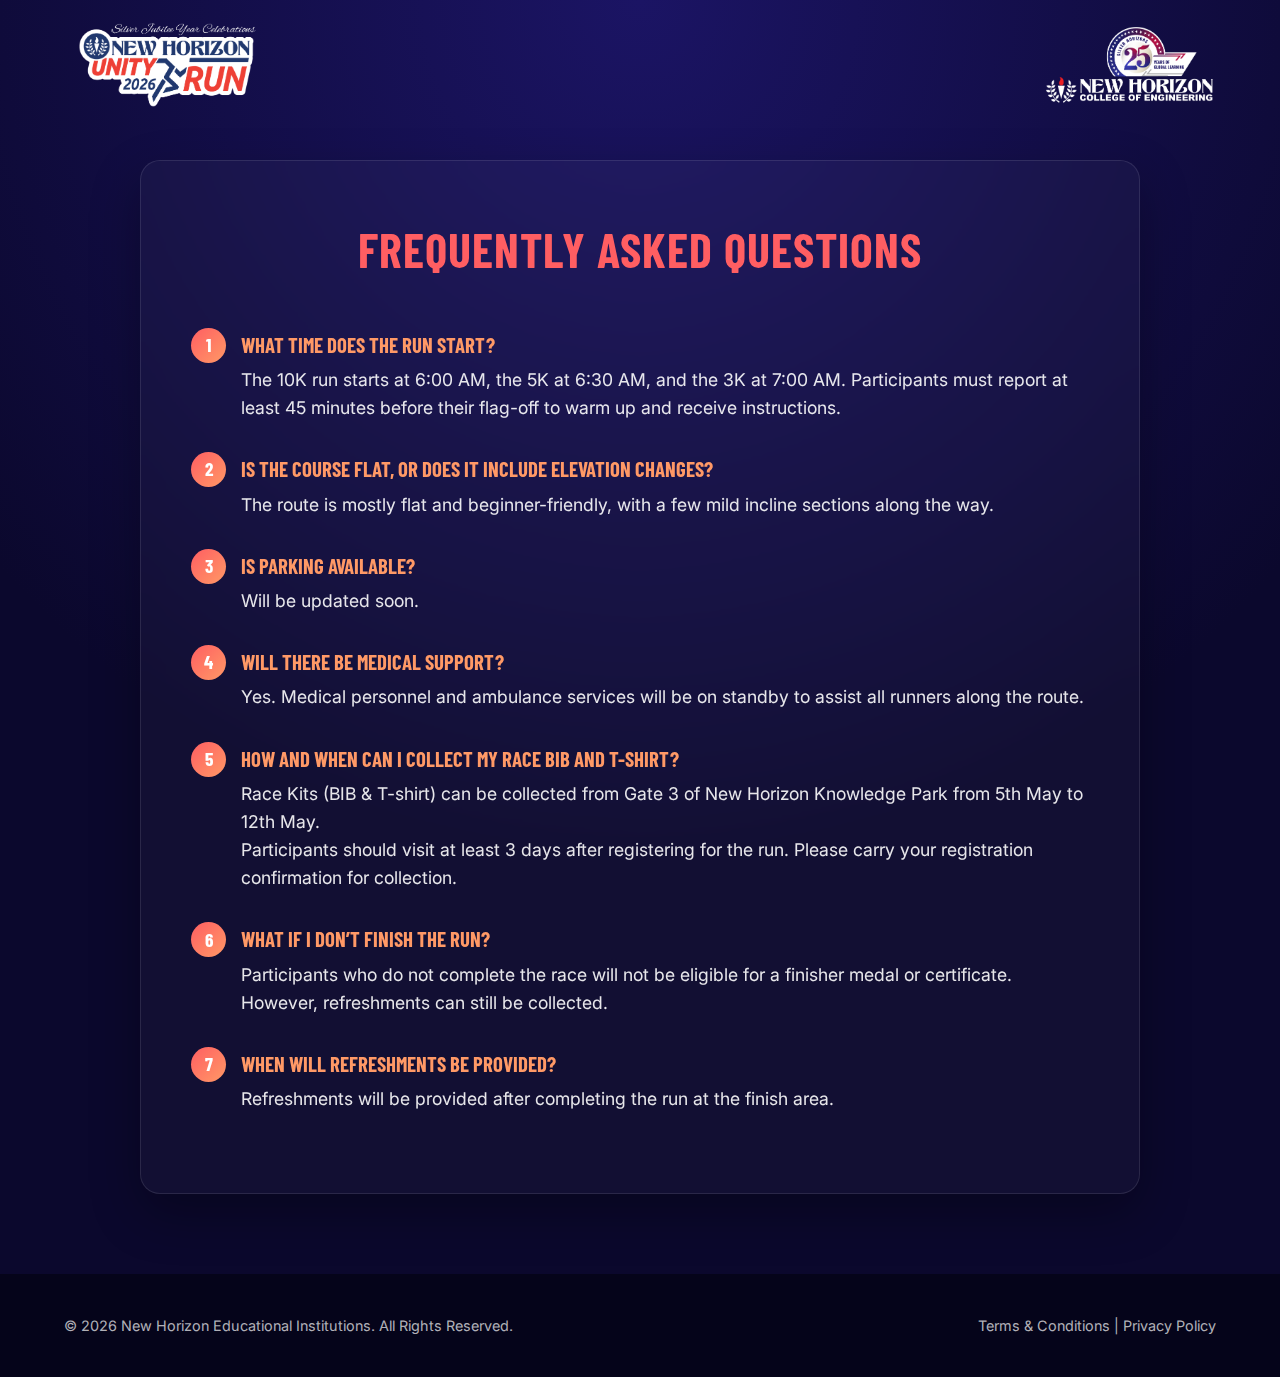
<file: faqs.html>
<!doctype html>
<html lang="en">

<head>
    <meta charset="UTF-8" />
    <meta name="viewport" content="width=device-width, initial-scale=1.0" />
    <title>FAQs - New Horizon Unity Run 2026</title>
    <link rel="icon" type="image/png" href="assets/favicon.png">
    <!-- style sheet -->
    <link rel="stylesheet" href="styles.css" />

    <!-- Google Fonts -->
    <link
        href="https://fonts.googleapis.com/css2?family=Teko:wght@400;600;700&family=Barlow+Condensed:ital,wght@0,700;1,800&family=Inter:wght@400;500;700&family=Orbitron:wght@700&display=swap"
        rel="stylesheet" />
</head>

<body>
    <nav>
        <div class="logo">
            <a href="index.html" style="display: contents;">
                <img src="assets/marathon_logo.png" alt="" class="marathon" />
                <img src="assets/nhce_white_logo.png" alt="" class="nhce_logo" />
            </a>
        </div>
    </nav>

    <section class="terms-section">
        <div class="terms-card">
            <h1>Frequently Asked Questions</h1>
            <ol class="terms-list">
                <li>
                    <strong>What time does the run start?</strong>
                    <p>The 10K run starts at 6:00 AM, the 5K at 6:30 AM, and the 3K at 7:00 AM. Participants must report at least 45 minutes before their flag-off to warm up and receive instructions.</p>
                </li>
                <li>
                    <strong>Is the course flat, or does it include elevation changes?</strong>
                    <p>The route is mostly flat and beginner-friendly, with a few mild incline sections along the way.</p>
                </li>
                <li>
                    <strong>Is parking available?</strong>
                    <p>Will be updated soon.</p>
                </li>
                <li>
                    <strong>Will there be medical support?</strong>
                    <p>Yes. Medical personnel and ambulance services will be on standby to assist all runners along the route.</p>
                </li>
                <li>
                    <strong>How and when can I collect my race bib and T-shirt?</strong>
                    <p>Race Kits (BIB & T-shirt) can be collected from Gate 3 of New Horizon Knowledge Park from 5th May to 12th May.<br>
                    Participants should visit at least 3 days after registering for the run. Please carry your registration confirmation for collection.</p>
                </li>
                <li>
                    <strong>What if I don’t finish the run?</strong>
                    <p>Participants who do not complete the race will not be eligible for a finisher medal or certificate. However, refreshments can still be collected.</p>
                </li>
                <li>
                    <strong>When will refreshments be provided?</strong>
                    <p>Refreshments will be provided after completing the run at the finish area.</p>
                </li>
            </ol>
        </div>
    </section>

    <footer style="
        padding: 40px 5%;
        color: var(--text-muted);
        font-size: 0.9rem;
        background: #05041a;
        display: flex;
        justify-content: space-between;
        align-items: center;
        flex-wrap: wrap;
        gap: 20px;
      ">
        <p>
            &copy; 2026 New Horizon Educational Institutions. All Rights Reserved.
        </p>
        <p>
            <a href="terms-and-conditions.html" style="color: inherit; text-decoration: none; transition: 0.3s;">Terms & Conditions</a>
            |
            <a href="privacy-policy.html" style="color: inherit; text-decoration: none; transition: 0.3s;">Privacy Policy</a>
        </p>
    </footer>

    <script src="scripts.js"></script>
</body>

</html>
</file>
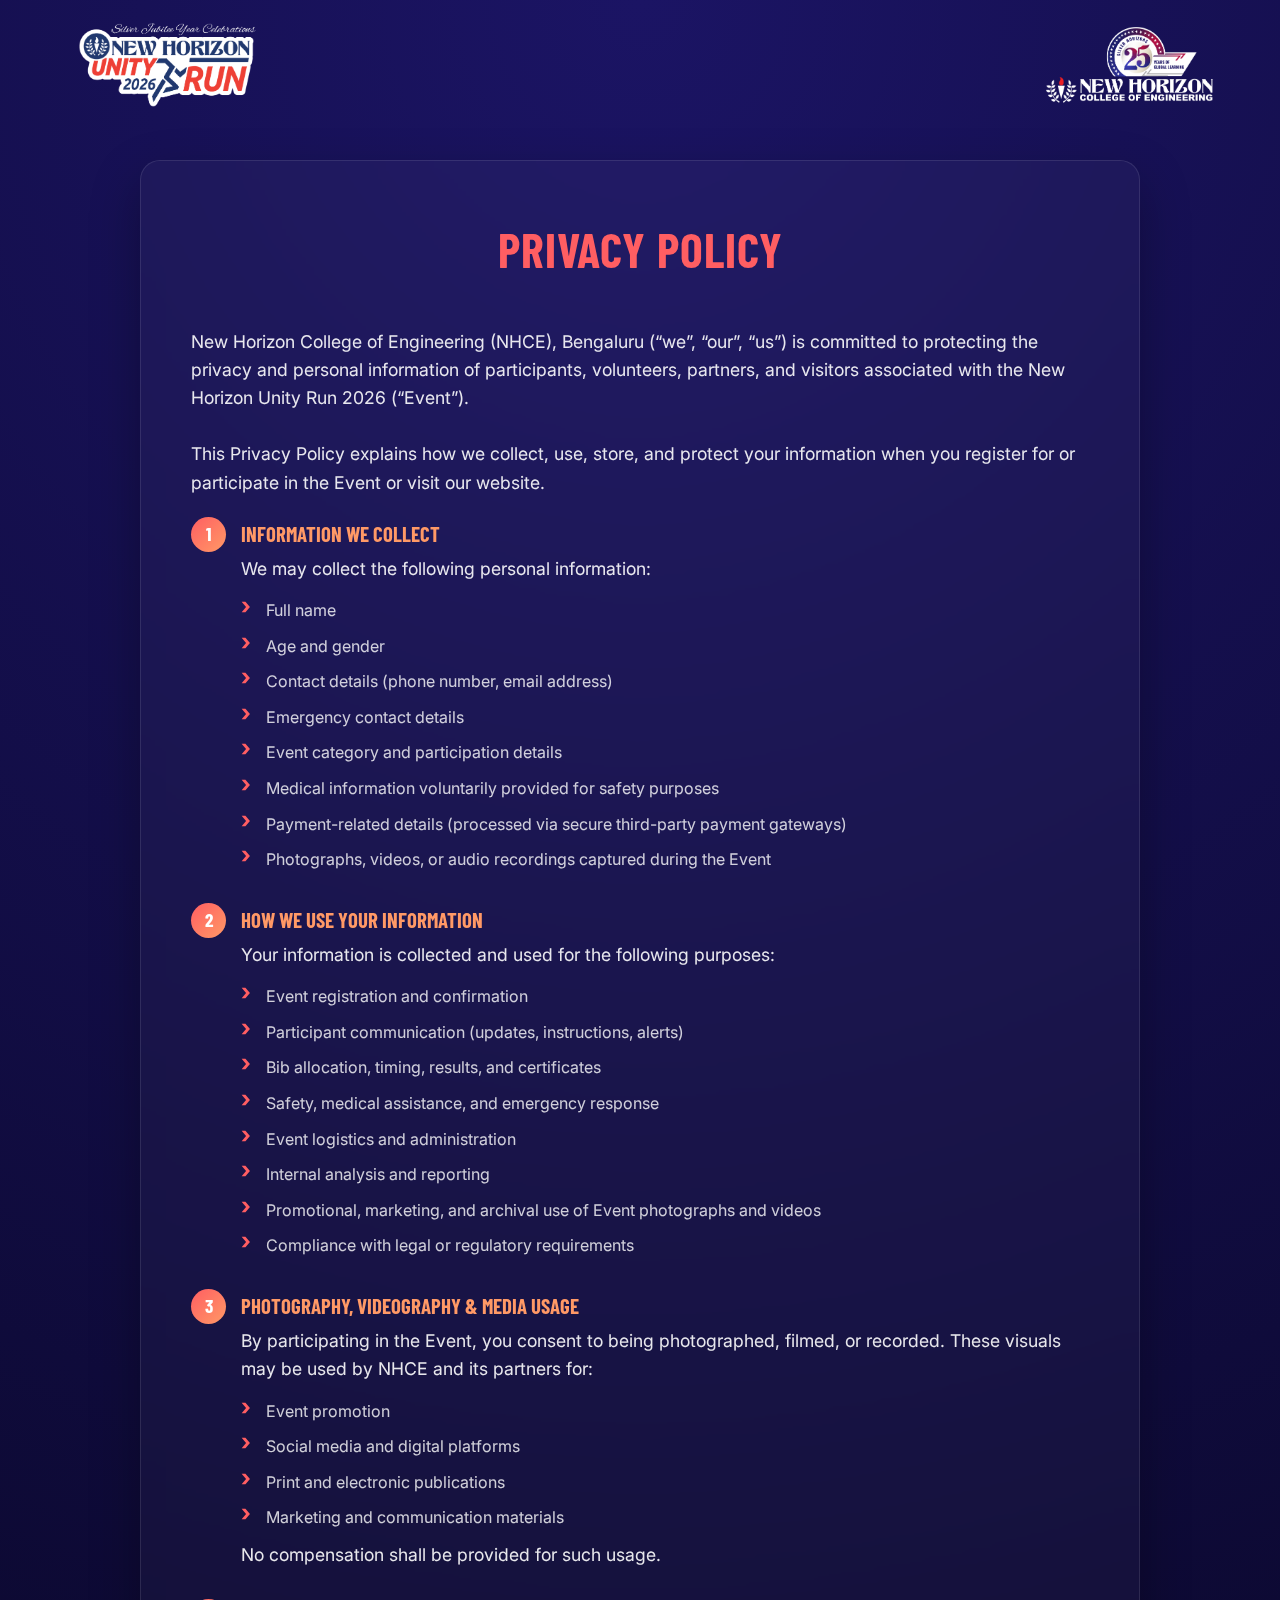
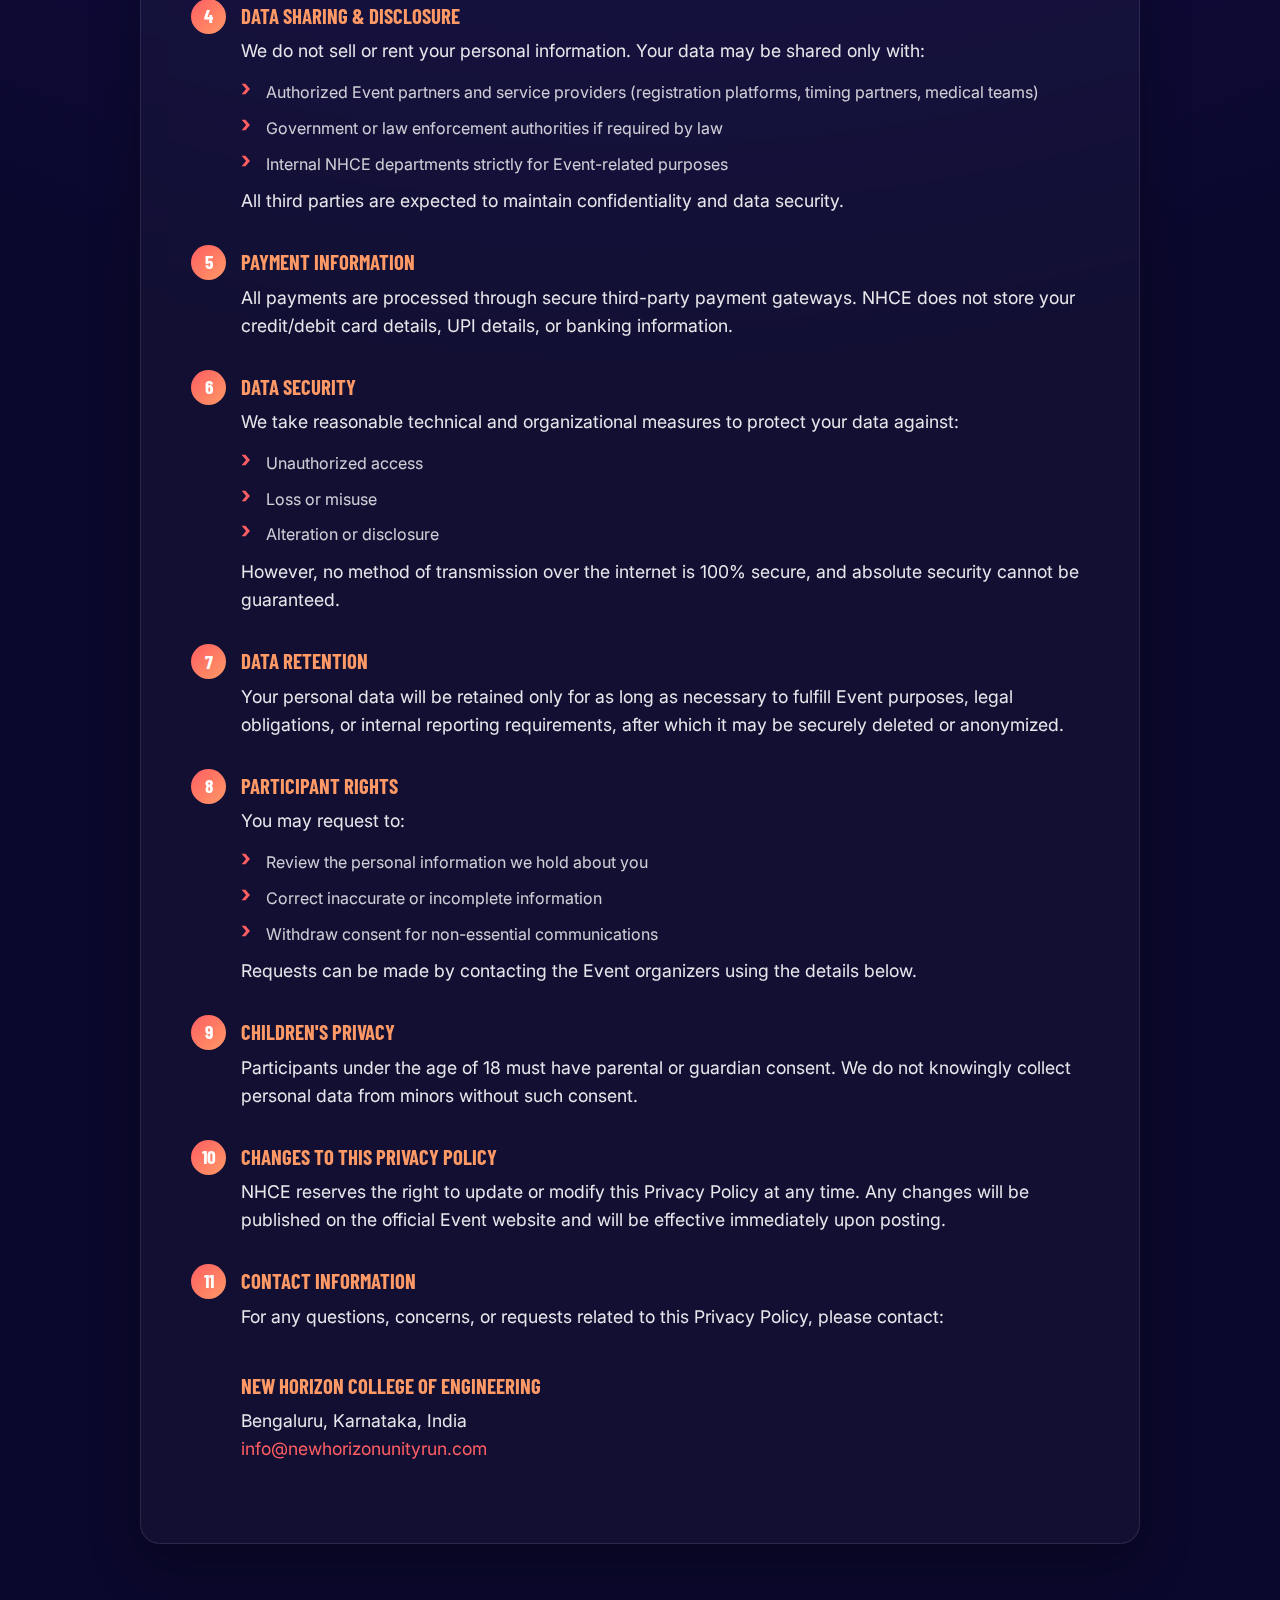
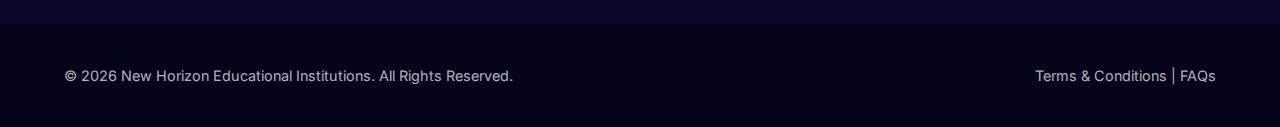
<file: privacy-policy.html>
<!doctype html>
<html lang="en">

<head>
    <meta charset="UTF-8" />
    <meta name="viewport" content="width=device-width, initial-scale=1.0" />
    <title>Privacy Policy - New Horizon Unity Run 2026</title>
<link rel="icon" type="image/png" href="assets/favicon.png">
    <!-- style sheet -->
    <link rel="stylesheet" href="styles.css" />

    <!-- Google Fonts -->
    <link
        href="https://fonts.googleapis.com/css2?family=Teko:wght@400;600;700&family=Barlow+Condensed:ital,wght@0,700;1,800&family=Inter:wght@400;500;700&family=Orbitron:wght@700&display=swap"
        rel="stylesheet" />
</head>

<body>
    <nav>
        <div class="logo">
            <a href="index.html" style="display: contents;">
                <img src="assets/marathon_logo.png" alt="" class="marathon" />
                <img src="assets/nhce_white_logo.png" alt="" class="nhce_logo" />
            </a>
        </div>
    </nav>

    <section class="terms-section">
        <div class="terms-card">
            <h1>Privacy Policy</h1>
            <p style="margin-bottom: 20px; color: rgba(255, 255, 255, 0.9); font-size: 1.1rem;">
                New Horizon College of Engineering (NHCE), Bengaluru (“we”, “our”, “us”) is committed to protecting the privacy and personal information of participants, volunteers, partners, and visitors associated with the New Horizon Unity Run 2026 (“Event”).<br><br>
                This Privacy Policy explains how we collect, use, store, and protect your information when you register for or participate in the Event or visit our website.
            </p>
            <ol class="terms-list">
                <li>
                    <strong>Information We Collect</strong>
                    <p style="margin-bottom: 10px;">We may collect the following personal information:</p>
                    <ul>
                        <li>Full name</li>
                        <li>Age and gender</li>
                        <li>Contact details (phone number, email address)</li>
                        <li>Emergency contact details</li>
                        <li>Event category and participation details</li>
                        <li>Medical information voluntarily provided for safety purposes</li>
                        <li>Payment-related details (processed via secure third-party payment gateways)</li>
                        <li>Photographs, videos, or audio recordings captured during the Event</li>
                    </ul>
                </li>
                <li>
                    <strong>How We Use Your Information</strong>
                    <p style="margin-bottom: 10px;">Your information is collected and used for the following purposes:</p>
                    <ul>
                        <li>Event registration and confirmation</li>
                        <li>Participant communication (updates, instructions, alerts)</li>
                        <li>Bib allocation, timing, results, and certificates</li>
                        <li>Safety, medical assistance, and emergency response</li>
                        <li>Event logistics and administration</li>
                        <li>Internal analysis and reporting</li>
                        <li>Promotional, marketing, and archival use of Event photographs and videos</li>
                        <li>Compliance with legal or regulatory requirements</li>
                    </ul>
                </li>
                <li>
                    <strong>Photography, Videography & Media Usage</strong>
                    <p style="margin-bottom: 10px;">By participating in the Event, you consent to being photographed, filmed, or recorded. These visuals may be used by NHCE and its partners for:</p>
                    <ul>
                        <li>Event promotion</li>
                        <li>Social media and digital platforms</li>
                        <li>Print and electronic publications</li>
                        <li>Marketing and communication materials</li>
                    </ul>
                    <p style="margin-bottom: 10px;">No compensation shall be provided for such usage.</p>
                </li>
                <li>
                    <strong>Data Sharing & Disclosure</strong>
                    <p style="margin-bottom: 10px;">We do not sell or rent your personal information. Your data may be shared only with:</p>
                    <ul>
                        <li>Authorized Event partners and service providers (registration platforms, timing partners, medical teams)</li>
                        <li>Government or law enforcement authorities if required by law</li>
                        <li>Internal NHCE departments strictly for Event-related purposes</li>
                    </ul>
                    <p style="margin-bottom: 10px;">All third parties are expected to maintain confidentiality and data security.</p>
                </li>
                <li>
                    <strong>Payment Information</strong>
                    <p style="margin-bottom: 10px;">All payments are processed through secure third-party payment gateways. NHCE does not store your credit/debit card details, UPI details, or banking information.</p>
                </li>
                <li>
                    <strong>Data Security</strong>
                    <p style="margin-bottom: 10px;">We take reasonable technical and organizational measures to protect your data against:</p>
                    <ul>
                        <li>Unauthorized access</li>
                        <li>Loss or misuse</li>
                        <li>Alteration or disclosure</li>
                    </ul>
                    <p style="margin-bottom: 10px;">However, no method of transmission over the internet is 100% secure, and absolute security cannot be guaranteed.</p>
                </li>
                <li>
                    <strong>Data Retention</strong>
                    <p style="margin-bottom: 10px;">Your personal data will be retained only for as long as necessary to fulfill Event purposes, legal obligations, or internal reporting requirements, after which it may be securely deleted or anonymized.</p>
                </li>
                <li>
                    <strong>Participant Rights</strong>
                    <p style="margin-bottom: 10px;">You may request to:</p>
                    <ul>
                        <li>Review the personal information we hold about you</li>
                        <li>Correct inaccurate or incomplete information</li>
                        <li>Withdraw consent for non-essential communications</li>
                    </ul>
                    <p style="margin-bottom: 10px;">Requests can be made by contacting the Event organizers using the details below.</p>
                </li>
                <li>
                    <strong>Children's Privacy</strong>
                    <p style="margin-bottom: 10px;">Participants under the age of 18 must have parental or guardian consent. We do not knowingly collect personal data from minors without such consent.</p>
                </li>
                <li>
                    <strong>Changes to This Privacy Policy</strong>
                    <p style="margin-bottom: 10px;">NHCE reserves the right to update or modify this Privacy Policy at any time. Any changes will be published on the official Event website and will be effective immediately upon posting.</p>
                </li>
                <li>
                    <strong>Contact Information</strong>
                    <p style="margin-bottom: 10px;">For any questions, concerns, or requests related to this Privacy Policy, please contact:</p>
                    <br>
                    <p style="margin-bottom: 10px;">
                        <strong>New Horizon College of Engineering</strong>
                        Bengaluru, Karnataka, India<br>
                        <a href="mailto:info@newhorizonunityrun.com" style="color: var(--accent-pink); text-decoration: none;">info@newhorizonunityrun.com</a>
                    </p>
                </li>
            </ol>
        </div>
    </section>

    <footer style="
        padding: 40px 5%;
        color: var(--text-muted);
        font-size: 0.9rem;
        background: #05041a;
        display: flex;
        justify-content: space-between;
        align-items: center;
        flex-wrap: wrap;
        gap: 20px;
      ">
        <p>
            &copy; 2026 New Horizon Educational Institutions. All Rights Reserved.
        </p>
        <p>
            <a href="terms-and-conditions.html" style="color: inherit; text-decoration: none; transition: 0.3s;">Terms & Conditions</a>
            |
            <a href="faqs.html" style="color: inherit; text-decoration: none; transition: 0.3s;">FAQs</a>
        </p>
    </footer>

    <script src="scripts.js"></script>
</body>

</html>
</file>
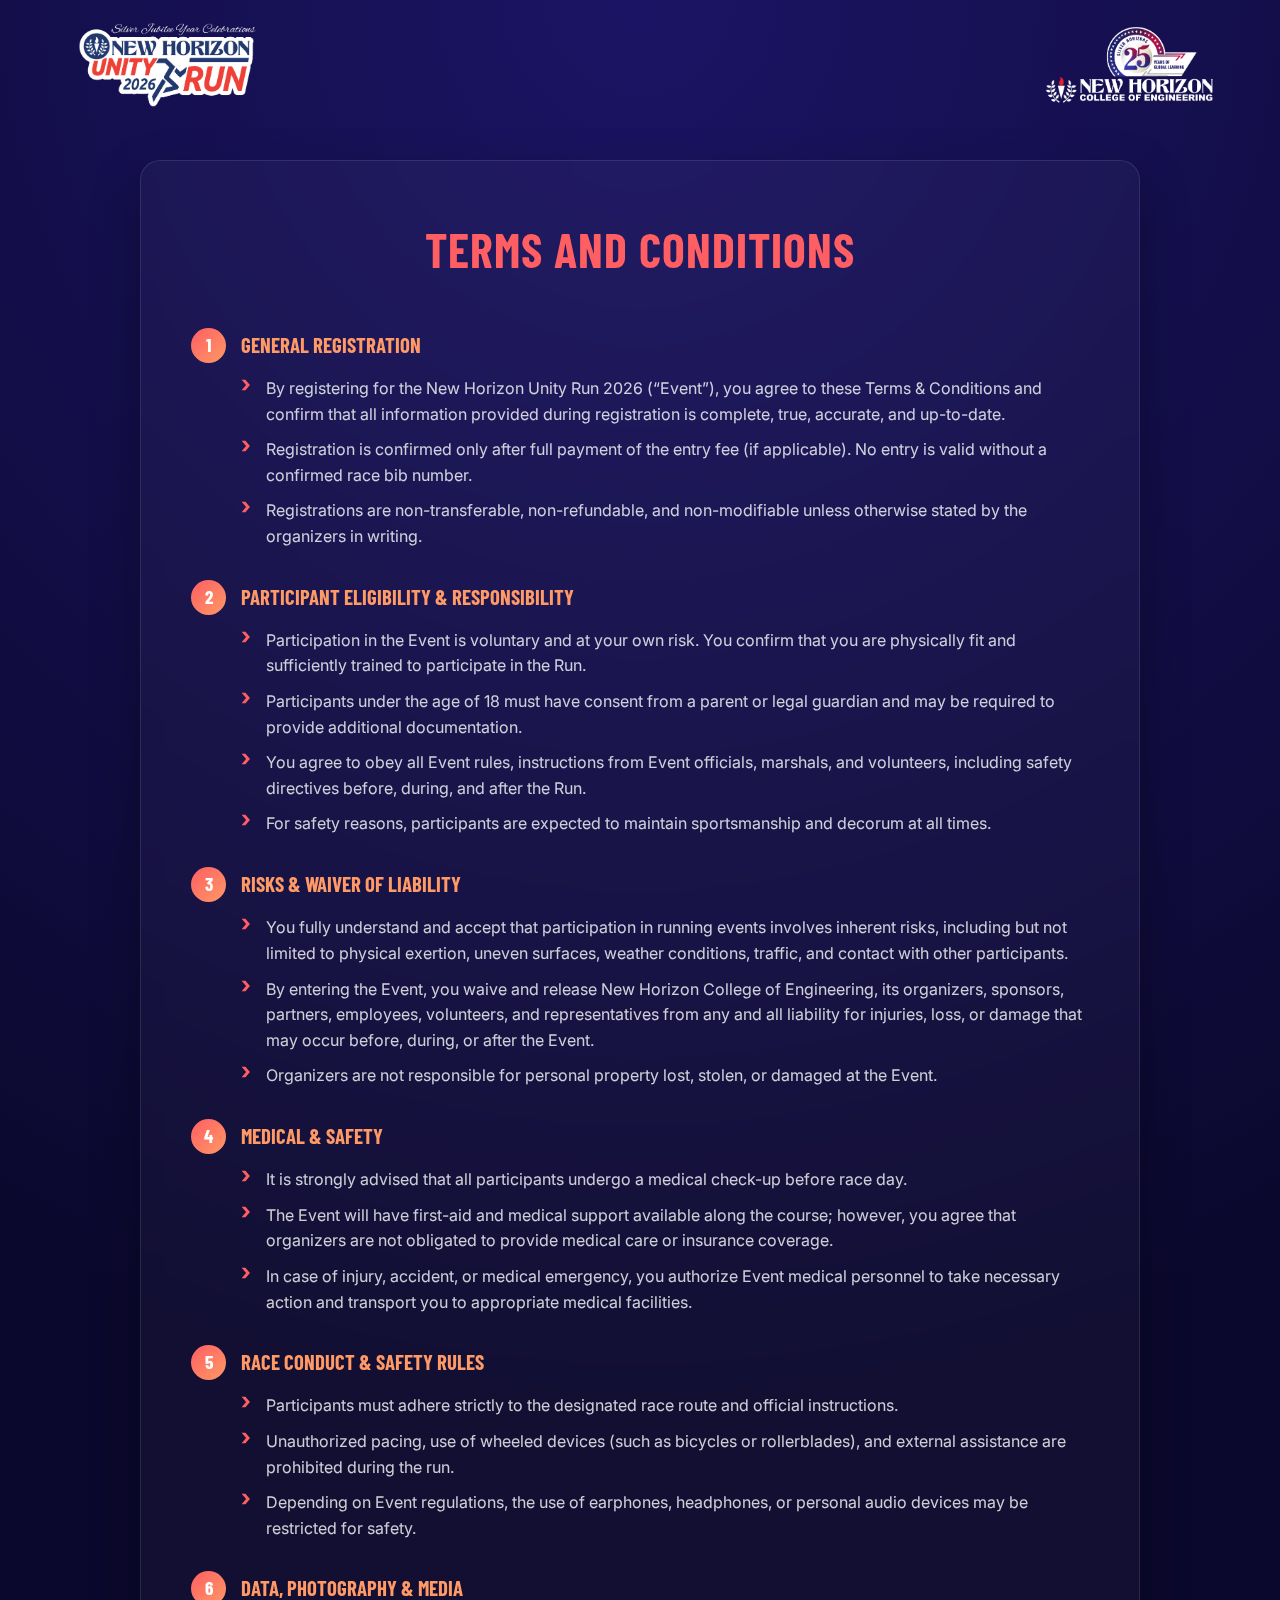
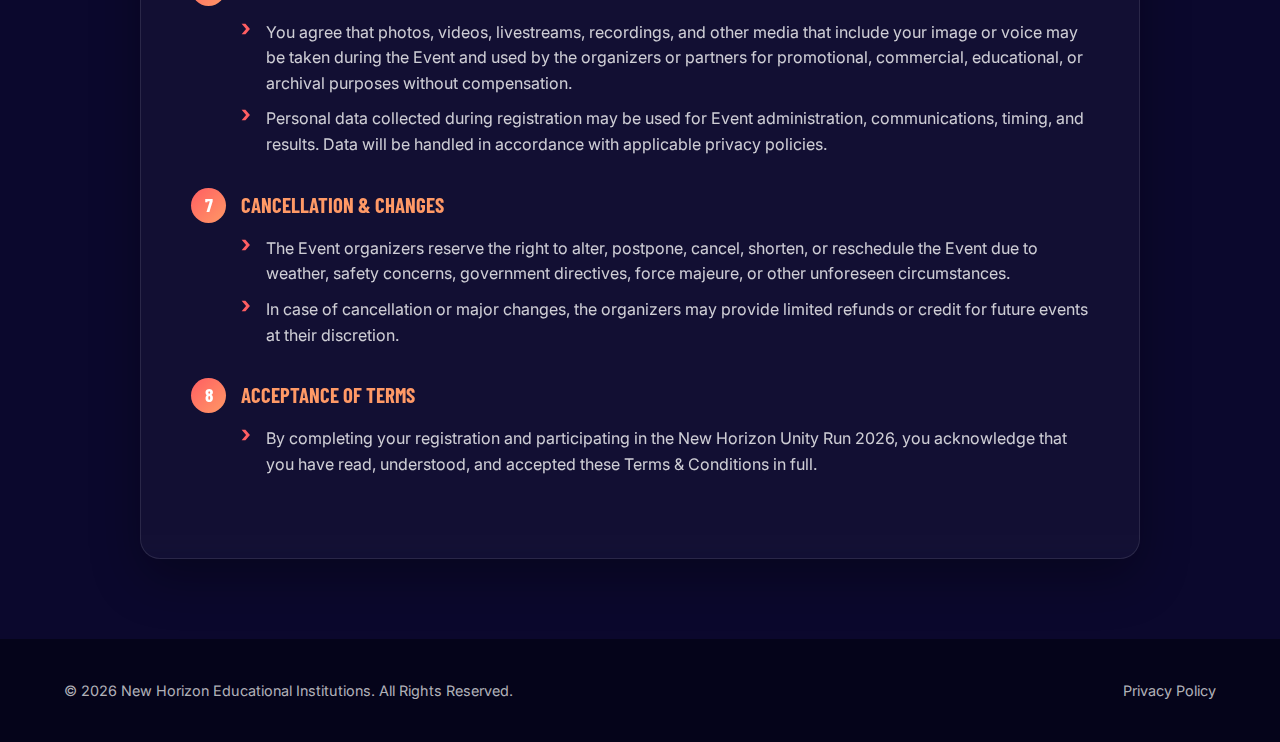
<file: terms-and-condition.html>
<!doctype html>
<html lang="en">

<head>
    <meta charset="UTF-8" />
    <meta name="viewport" content="width=device-width, initial-scale=1.0" />
    <title>Terms & Conditions - New Horizon Unity Run 2026</title>

    <!-- style sheet -->
    <link rel="stylesheet" href="styles.css" />

    <!-- Google Fonts -->
    <link
        href="https://fonts.googleapis.com/css2?family=Teko:wght@400;600;700&family=Barlow+Condensed:ital,wght@0,700;1,800&family=Inter:wght@400;500;700&family=Orbitron:wght@700&display=swap"
        rel="stylesheet" />
</head>

<body>
    <nav>
        <div class="logo">
            <a href="index.html" style="display: contents;">
                <img src="assets/marathon_logo.png" alt="" class="marathon" />
                <img src="assets/nhce_white_logo.png" alt="" class="nhce_logo" />
            </a>
        </div>
    </nav>

    <section class="terms-section">
        <div class="terms-card">
            <h1>Terms and Conditions</h1>
            <ol class="terms-list">
                <li>
                    <strong>General Registration</strong>
                    <ul>
                        <li>By registering for the New Horizon Unity Run 2026 (“Event”), you agree to these Terms & Conditions and confirm that all information provided during registration is complete, true, accurate, and up-to-date.</li>
                        <li>Registration is confirmed only after full payment of the entry fee (if applicable). No entry is valid without a confirmed race bib number.</li>
                        <li>Registrations are non-transferable, non-refundable, and non-modifiable unless otherwise stated by the organizers in writing.</li>
                    </ul>
                </li>
                <li>
                    <strong>Participant Eligibility & Responsibility</strong>
                    <ul>
                        <li>Participation in the Event is voluntary and at your own risk. You confirm that you are physically fit and sufficiently trained to participate in the Run.</li>
                        <li>Participants under the age of 18 must have consent from a parent or legal guardian and may be required to provide additional documentation.</li>
                        <li>You agree to obey all Event rules, instructions from Event officials, marshals, and volunteers, including safety directives before, during, and after the Run.</li>
                        <li>For safety reasons, participants are expected to maintain sportsmanship and decorum at all times.</li>
                    </ul>
                </li>
                <li>
                    <strong>Risks & Waiver of Liability</strong>
                    <ul>
                        <li>You fully understand and accept that participation in running events involves inherent risks, including but not limited to physical exertion, uneven surfaces, weather conditions, traffic, and contact with other participants.</li>
                        <li>By entering the Event, you waive and release New Horizon College of Engineering, its organizers, sponsors, partners, employees, volunteers, and representatives from any and all liability for injuries, loss, or damage that may occur before, during, or after the Event.</li>
                        <li>Organizers are not responsible for personal property lost, stolen, or damaged at the Event.</li>
                    </ul>
                </li>
                <li>
                    <strong>Medical & Safety</strong>
                    <ul>
                        <li>It is strongly advised that all participants undergo a medical check-up before race day.</li>
                        <li>The Event will have first-aid and medical support available along the course; however, you agree that organizers are not obligated to provide medical care or insurance coverage.</li>
                        <li>In case of injury, accident, or medical emergency, you authorize Event medical personnel to take necessary action and transport you to appropriate medical facilities.</li>
                    </ul>
                </li>
                <li>
                    <strong>Race Conduct & Safety Rules</strong>
                    <ul>
                        <li>Participants must adhere strictly to the designated race route and official instructions.</li>
                        <li>Unauthorized pacing, use of wheeled devices (such as bicycles or rollerblades), and external assistance are prohibited during the run.</li>
                        <li>Depending on Event regulations, the use of earphones, headphones, or personal audio devices may be restricted for safety.</li>
                    </ul>
                </li>
                <li>
                    <strong>Data, Photography & Media</strong>
                    <ul>
                        <li>You agree that photos, videos, livestreams, recordings, and other media that include your image or voice may be taken during the Event and used by the organizers or partners for promotional, commercial, educational, or archival purposes without compensation.</li>
                        <li>Personal data collected during registration may be used for Event administration, communications, timing, and results. Data will be handled in accordance with applicable privacy policies.</li>
                    </ul>
                </li>
                <li>
                    <strong>Cancellation & Changes</strong>
                    <ul>
                        <li>The Event organizers reserve the right to alter, postpone, cancel, shorten, or reschedule the Event due to weather, safety concerns, government directives, force majeure, or other unforeseen circumstances.</li>
                        <li>In case of cancellation or major changes, the organizers may provide limited refunds or credit for future events at their discretion.</li>
                    </ul>
                </li>
                <li>
                    <strong>Acceptance of Terms</strong>
                    <ul>
                        <li>By completing your registration and participating in the New Horizon Unity Run 2026, you acknowledge that you have read, understood, and accepted these Terms & Conditions in full.</li>
                    </ul>
                </li>
            </ol>
        </div>
    </section>

    <footer style="
        padding: 40px 5%;
        color: var(--text-muted);
        font-size: 0.9rem;
        background: #05041a;
        display: flex;
        justify-content: space-between;
        align-items: center;
        flex-wrap: wrap;
        gap: 20px;
      ">
        <p>
            &copy; 2026 New Horizon Educational Institutions. All Rights Reserved.
        </p>
        <p>
            <a href="privacy-policy.html" style="color: inherit; text-decoration: none; transition: 0.3s;">Privacy Policy</a>
        </p>
    </footer>

    <script src="scripts.js"></script>
</body>

</html>
</file>
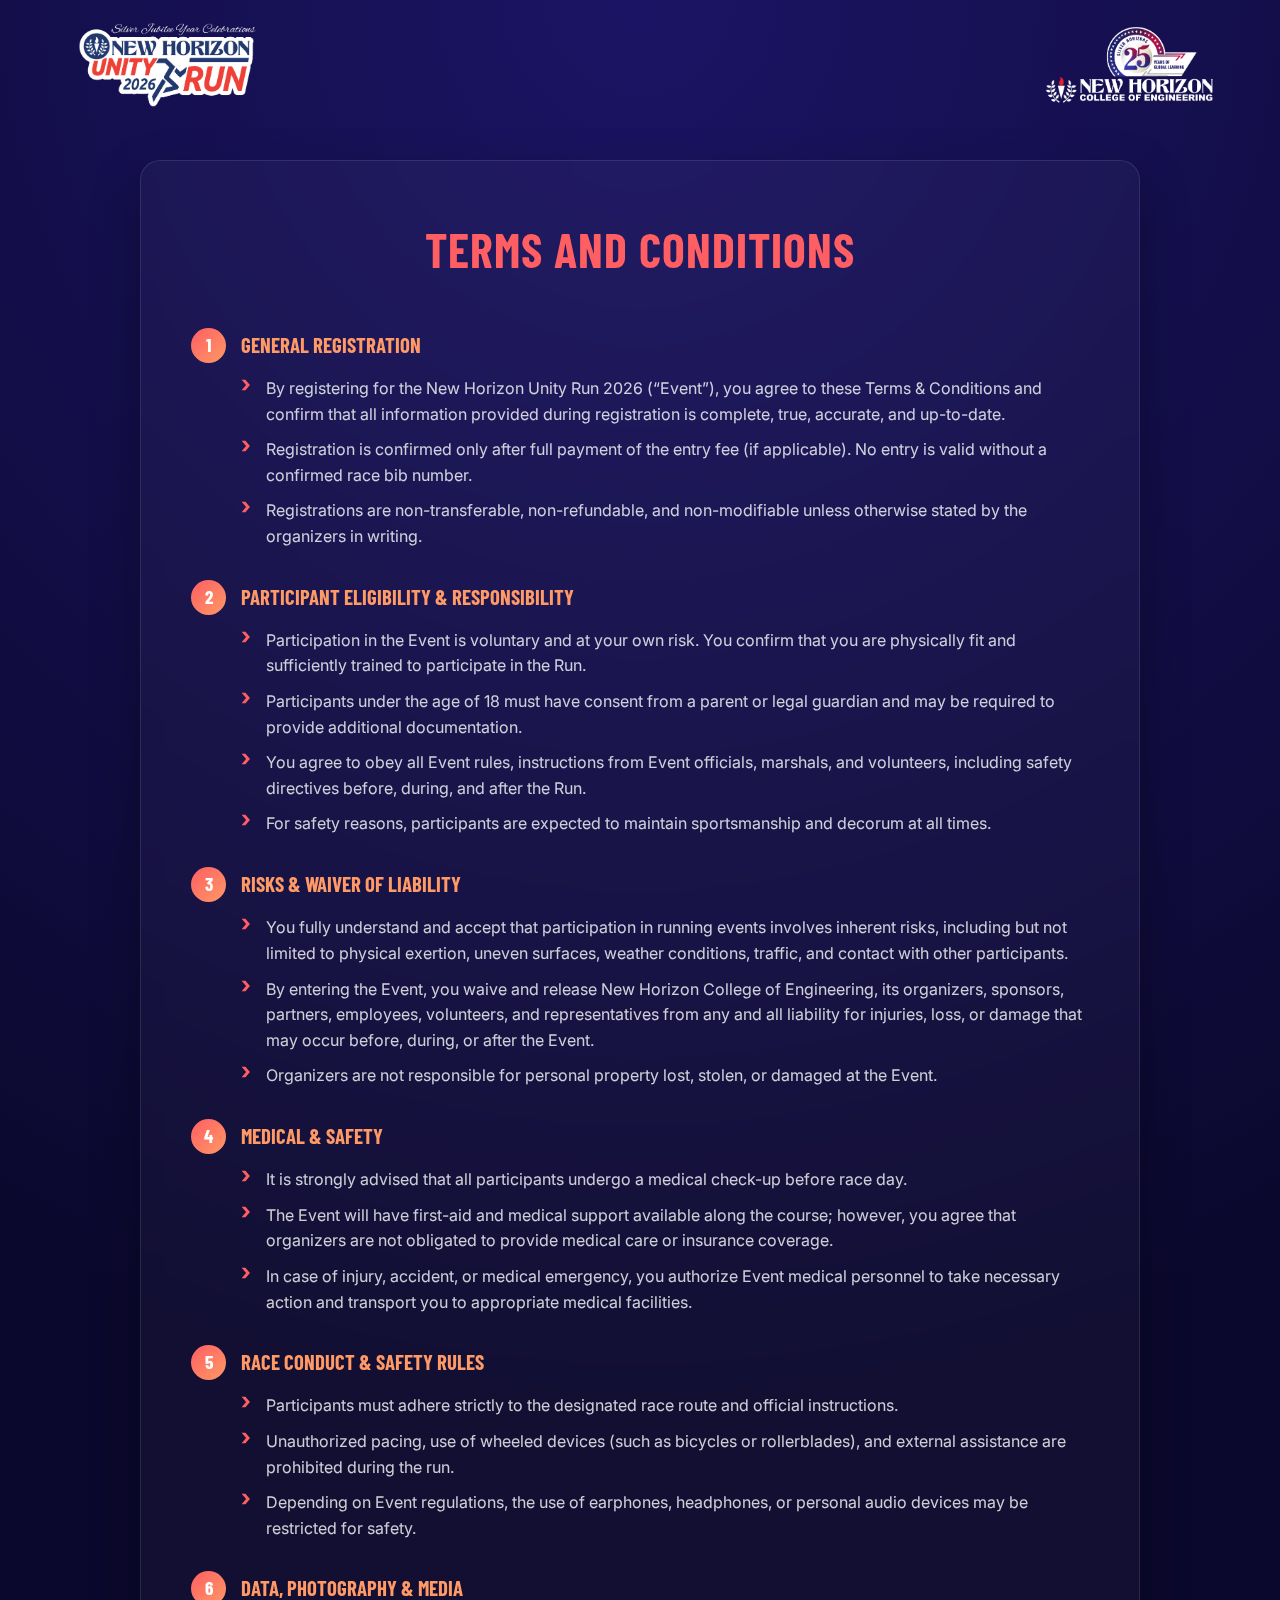
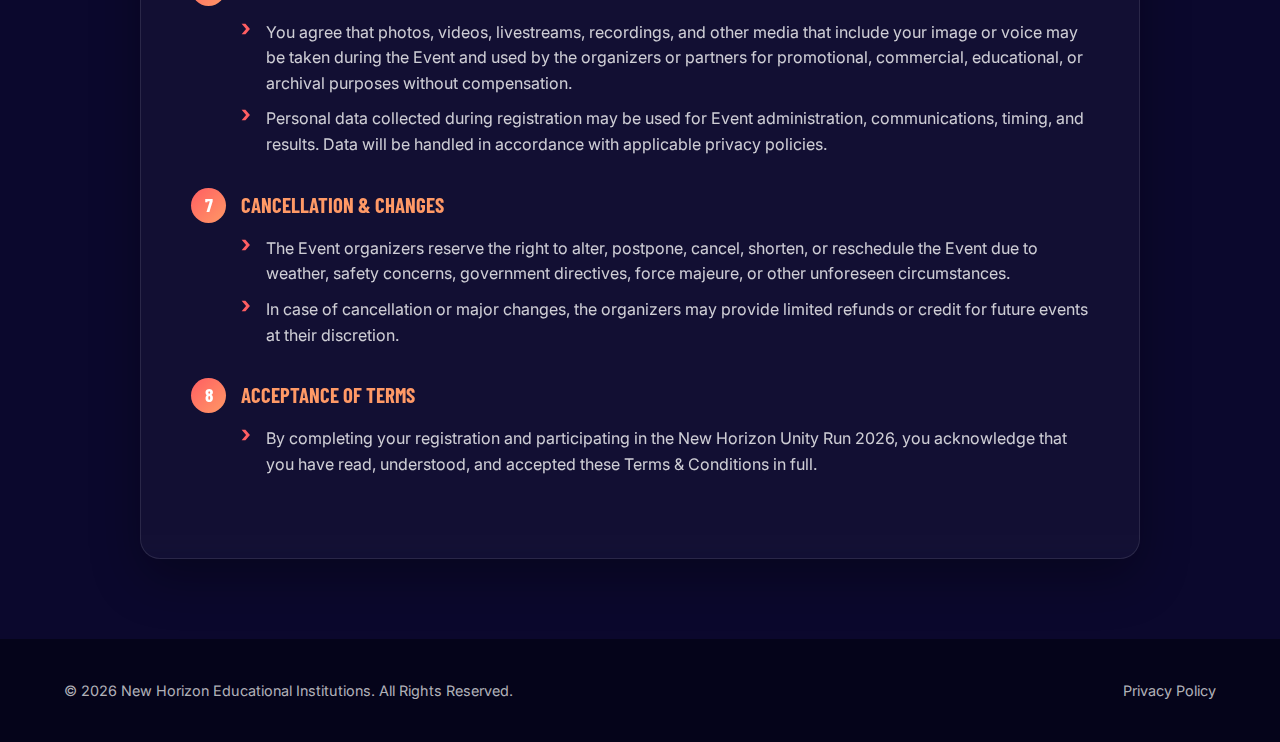
<file: terms-and-conditions.html>
<!doctype html>
<html lang="en">

<head>
    <meta charset="UTF-8" />
    <meta name="viewport" content="width=device-width, initial-scale=1.0" />
    <title>Terms & Conditions - New Horizon Unity Run 2026</title>
    <link rel="icon" type="image/png" href="assets/favicon.png">
    <!-- style sheet -->
    <link rel="stylesheet" href="styles.css" />

    <!-- Google Fonts -->
    <link
        href="https://fonts.googleapis.com/css2?family=Teko:wght@400;600;700&family=Barlow+Condensed:ital,wght@0,700;1,800&family=Inter:wght@400;500;700&family=Orbitron:wght@700&display=swap"
        rel="stylesheet" />
</head>

<body>
    <nav>
        <div class="logo">
            <a href="index.html" style="display: contents;">
                <img src="assets/marathon_logo.png" alt="" class="marathon" />
                <img src="assets/nhce_white_logo.png" alt="" class="nhce_logo" />
            </a>
        </div>
    </nav>

    <section class="terms-section">
        <div class="terms-card">
            <h1>Terms and Conditions</h1>
            <ol class="terms-list">
                <li>
                    <strong>General Registration</strong>
                    <ul>
                        <li>By registering for the New Horizon Unity Run 2026 (“Event”), you agree to these Terms & Conditions and confirm that all information provided during registration is complete, true, accurate, and up-to-date.</li>
                        <li>Registration is confirmed only after full payment of the entry fee (if applicable). No entry is valid without a confirmed race bib number.</li>
                        <li>Registrations are non-transferable, non-refundable, and non-modifiable unless otherwise stated by the organizers in writing.</li>
                    </ul>
                </li>
                <li>
                    <strong>Participant Eligibility & Responsibility</strong>
                    <ul>
                        <li>Participation in the Event is voluntary and at your own risk. You confirm that you are physically fit and sufficiently trained to participate in the Run.</li>
                        <li>Participants under the age of 18 must have consent from a parent or legal guardian and may be required to provide additional documentation.</li>
                        <li>You agree to obey all Event rules, instructions from Event officials, marshals, and volunteers, including safety directives before, during, and after the Run.</li>
                        <li>For safety reasons, participants are expected to maintain sportsmanship and decorum at all times.</li>
                    </ul>
                </li>
                <li>
                    <strong>Risks & Waiver of Liability</strong>
                    <ul>
                        <li>You fully understand and accept that participation in running events involves inherent risks, including but not limited to physical exertion, uneven surfaces, weather conditions, traffic, and contact with other participants.</li>
                        <li>By entering the Event, you waive and release New Horizon College of Engineering, its organizers, sponsors, partners, employees, volunteers, and representatives from any and all liability for injuries, loss, or damage that may occur before, during, or after the Event.</li>
                        <li>Organizers are not responsible for personal property lost, stolen, or damaged at the Event.</li>
                    </ul>
                </li>
                <li>
                    <strong>Medical & Safety</strong>
                    <ul>
                        <li>It is strongly advised that all participants undergo a medical check-up before race day.</li>
                        <li>The Event will have first-aid and medical support available along the course; however, you agree that organizers are not obligated to provide medical care or insurance coverage.</li>
                        <li>In case of injury, accident, or medical emergency, you authorize Event medical personnel to take necessary action and transport you to appropriate medical facilities.</li>
                    </ul>
                </li>
                <li>
                    <strong>Race Conduct & Safety Rules</strong>
                    <ul>
                        <li>Participants must adhere strictly to the designated race route and official instructions.</li>
                        <li>Unauthorized pacing, use of wheeled devices (such as bicycles or rollerblades), and external assistance are prohibited during the run.</li>
                        <li>Depending on Event regulations, the use of earphones, headphones, or personal audio devices may be restricted for safety.</li>
                    </ul>
                </li>
                <li>
                    <strong>Data, Photography & Media</strong>
                    <ul>
                        <li>You agree that photos, videos, livestreams, recordings, and other media that include your image or voice may be taken during the Event and used by the organizers or partners for promotional, commercial, educational, or archival purposes without compensation.</li>
                        <li>Personal data collected during registration may be used for Event administration, communications, timing, and results. Data will be handled in accordance with applicable privacy policies.</li>
                    </ul>
                </li>
                <li>
                    <strong>Cancellation & Changes</strong>
                    <ul>
                        <li>The Event organizers reserve the right to alter, postpone, cancel, shorten, or reschedule the Event due to weather, safety concerns, government directives, force majeure, or other unforeseen circumstances.</li>
                        <li>In case of cancellation or major changes, the organizers may provide limited refunds or credit for future events at their discretion.</li>
                    </ul>
                </li>
                <li>
                    <strong>Acceptance of Terms</strong>
                    <ul>
                        <li>By completing your registration and participating in the New Horizon Unity Run 2026, you acknowledge that you have read, understood, and accepted these Terms & Conditions in full.</li>
                    </ul>
                </li>
            </ol>
        </div>
    </section>

    <footer style="
        padding: 40px 5%;
        color: var(--text-muted);
        font-size: 0.9rem;
        background: #05041a;
        display: flex;
        justify-content: space-between;
        align-items: center;
        flex-wrap: wrap;
        gap: 20px;
      ">
        <p>
            &copy; 2026 New Horizon Educational Institutions. All Rights Reserved.
        </p>
        <p>
            <a href="privacy-policy.html" style="color: inherit; text-decoration: none; transition: 0.3s;">Privacy Policy</a>
        </p>
    </footer>

    <script src="scripts.js"></script>
</body>

</html>
</file>
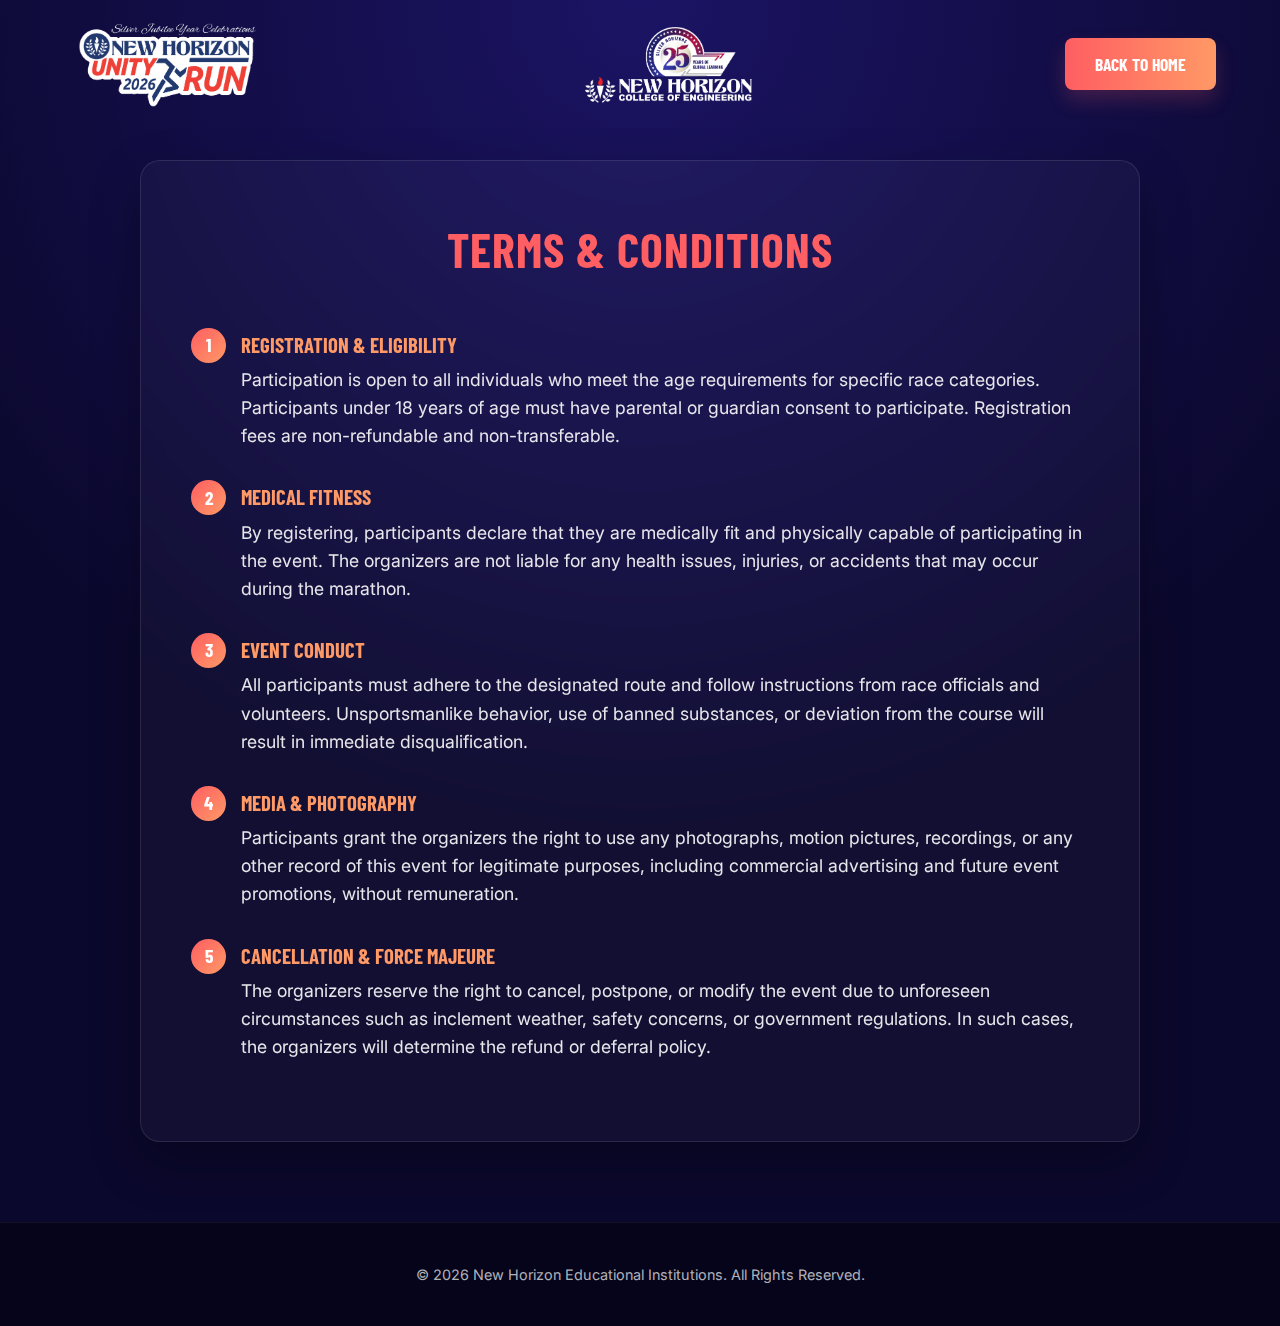
<file: terms_and_conditions.html>
<!doctype html>
<html lang="en">
<head>
    <meta charset="UTF-8" />
    <meta name="viewport" content="width=device-width, initial-scale=1.0" />
    <title>Terms and Conditions - New Horizon Unity Run 2026</title>
    <link rel="stylesheet" href="styles.css" />
    <link href="https://fonts.googleapis.com/css2?family=Teko:wght@400;600;700&family=Barlow+Condensed:ital,wght@0,700;1,800&family=Inter:wght@400;500;700&family=Orbitron:wght@700&display=swap" rel="stylesheet" />
</head>
<body>
    <nav>
        <div class="logo">
            <img src="assets/marathon_logo.png" alt="" class="marathon" />
            <img src="assets/nhce_white_logo.png" alt="" class="nhce_logo" />
        </div>
        <a href="index.html" class="nav-btn">Back to Home</a>
    </nav>

    <section class="terms-section">
        <div class="terms-card">
            <h1>Terms & Conditions</h1>
            <ul class="terms-list">
                <li><strong>Registration & Eligibility</strong> Participation is open to all individuals who meet the age requirements for specific race categories. Participants under 18 years of age must have parental or guardian consent to participate. Registration fees are non-refundable and non-transferable.</li>
                <li><strong>Medical Fitness</strong> By registering, participants declare that they are medically fit and physically capable of participating in the event. The organizers are not liable for any health issues, injuries, or accidents that may occur during the marathon.</li>
                <li><strong>Event Conduct</strong> All participants must adhere to the designated route and follow instructions from race officials and volunteers. Unsportsmanlike behavior, use of banned substances, or deviation from the course will result in immediate disqualification.</li>
                <li><strong>Media & Photography</strong> Participants grant the organizers the right to use any photographs, motion pictures, recordings, or any other record of this event for legitimate purposes, including commercial advertising and future event promotions, without remuneration.</li>
                <li><strong>Cancellation & Force Majeure</strong> The organizers reserve the right to cancel, postpone, or modify the event due to unforeseen circumstances such as inclement weather, safety concerns, or government regulations. In such cases, the organizers will determine the refund or deferral policy.</li>
            </ul>
        </div>
    </section>

    <footer style="padding: 40px; text-align: center; color: rgba(255, 255, 255, 0.7); font-size: 0.9rem; background: #05041a; border-top: 1px solid rgba(255,255,255,0.05);"><p>&copy; 2026 New Horizon Educational Institutions. All Rights Reserved.</p></footer>
</body>
</html>
</file>
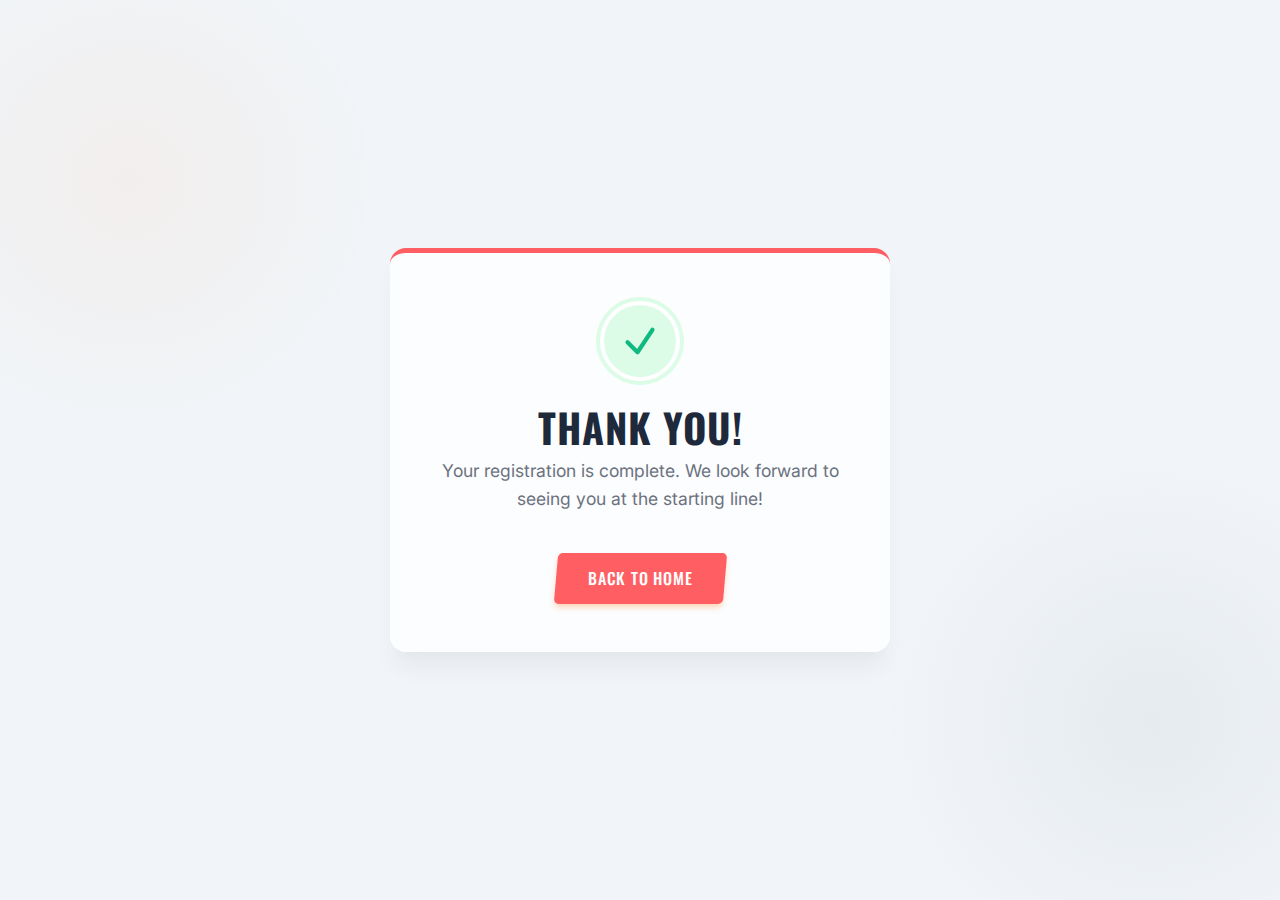
<file: thank-you.html>
<!DOCTYPE html>
<html lang="en">
<head>
    <meta charset="UTF-8">
    <meta name="viewport" content="width=device-width, initial-scale=1.0">
    <title>Registration Complete - Unity Run 2026</title>
    
    <!-- Fonts -->
    <link rel="preconnect" href="https://fonts.googleapis.com">
    <link rel="preconnect" href="https://fonts.gstatic.com" crossorigin>
    <link href="https://fonts.googleapis.com/css2?family=Inter:wght@300;400;500;600&family=Oswald:wght@400;500;700&display=swap" rel="stylesheet">
    
    <link rel="stylesheet" href="global.css">
    <link rel="stylesheet" href="thank-you.css">
</head>
<body>

    <div class="form-card">
        <div class="success-icon">
            <svg xmlns="http://www.w3.org/2000/svg" width="40" height="40" fill="none" viewBox="0 0 24 24" stroke="currentColor" stroke-width="2.5">
                <path stroke-linecap="round" stroke-linejoin="round" d="m4.5 12.75 6 6 9-13.5" />
            </svg>
        </div>
        <h2>THANK YOU!</h2>
        <p>Your registration is complete. We look forward to seeing you at the starting line!</p>
        
        <a href="index.html" class="btn-primary">
            <span>Back to Home</span>
        </a>
    </div>

    <script src="thank-you.js"></script>
</body>
</html>
</file>
<file: styles.css>
:root {
    --nh-navy: #001f3f;
    --primary-deep: #1b1464;
    --primary-bg: #0b082d;
    --accent-pink: #ff5e62;
    --accent-coral: #ff9966;
    --accent-purple: #6a11cb;
    --accent-lime: #ccff00;
    --white: #ffffff;
    --text-muted: rgba(255, 255, 255, 0.7);
    --transition-smooth: 0.5s cubic-bezier(0.4, 0, 0.2, 1);
    --nh-blue: #002d5b;
    --nh-yellow: #d4af37;
    --transition: all 0.4s cubic-bezier(0.165, 0.84, 0.44, 1);
    --gradient-main: linear-gradient(135deg, var(--accent-pink), var(--accent-coral));
}

* {
    margin: 0;
    padding: 0;
    box-sizing: border-box;
}

body {
    font-family: "Inter", sans-serif;
    background-color: var(--primary-bg);
    color: var(--white);
    overflow-x: hidden !important;
    line-height: 1.6;
}

h1,
h2,
h3,
h4 {
    font-family: "Barlow Condensed", sans-serif;
    text-transform: uppercase;
}

/* --- Navigation --- */
nav {
    padding: 5%;
    position: absolute;
    width: 100%;
    height: 100px;
    top: 0;
    z-index: 1000;
    display: flex;
    justify-content: space-between;
    align-items: center;
    background: transparent;
}

.nav-links {
    display: flex;
    align-items: center;
}

.menu-toggle {
    display: none;
    /* Hidden by default on larger screens */
    flex-direction: column;
    justify-content: space-around;
    width: 30px;
    height: 25px;
    cursor: pointer;
    z-index: 1001;
    /* Ensure it's above other content */
}

.menu-toggle .bar {
    width: 100%;
    height: 3px;
    background-color: var(--white);
    transition: all 0.3s ease;
    border-radius: 2px;
}

/* Animation for menu toggle icon */
.menu-toggle.active .bar:nth-child(1) {
    transform: translateY(11px) rotate(45deg);
}

.menu-toggle.active .bar:nth-child(2) {
    opacity: 0;
}

.menu-toggle.active .bar:nth-child(3) {
    transform: translateY(-11px) rotate(-45deg);
}

@media (max-width: 768px) {
    .menu-toggle {
        display: flex;
        /* Show hamburger on mobile */
    }

    .nav-links {
        display: none;
        /* Hide nav links by default on mobile */
        flex-direction: column;
        position: absolute;
        top: 0;
        left: 0;
        width: 100%;
        height: 100vh;
        /* Full viewport height */
        background-color: var(--primary-bg);
        /* Use a solid background */
        justify-content: center;
        align-items: center;
        opacity: 0;
        pointer-events: none;
        transition: opacity 0.3s ease;
    }

    .nav-links.active {
        display: flex;
        opacity: 1;
        pointer-events: all;
    }

    .nav-links .nav-btn {
        margin: 1rem 0;
        /* Adjust spacing for mobile buttons */
        padding: 15px 40px;
        font-size: 1.5rem;
    }

    /* Adjust nav padding when menu is active to avoid content overlap */
    nav.main-nav.active {
        padding-right: 5%;
        /* Keep padding consistent */
    }
}

.logo {
    max-width: 100%;
    display: contents !important;
}

.logo .marathon {
    width: 18%;
}

.logo .nhce_logo {
    width: 15%;
}

.nav-btn {
    padding: 12px 30px;
    background: linear-gradient(to right, #ff5e62, #ff9966);
    border-radius: 8px;
    color: white;
    text-decoration: none;
    font-family: "Barlow Condensed", sans-serif;
    font-size: 1.1rem;
    font-weight: 700;
    text-transform: uppercase;
    box-shadow: 0 10px 20px rgba(255, 94, 98, 0.2);
    transition: 0.3s;
    border: none;
    cursor: pointer;
}

.nav-btn:hover {
    transform: translateY(-2px);
    box-shadow: 0 15px 25px rgba(255, 94, 98, 0.3);
}

/* --- Hero Banner --- */
.hero {
    height: 100vh;
    min-height: 850px;
    position: relative;
    display: flex;
    align-items: center;
    padding: 0 5%;
    background: var(--primary-bg);
    overflow: hidden;
}

/* Video Background Container */
.hero-video-bg {
    position: absolute;
    top: 0;
    left: 0;
    width: 100%;
    height: 100%;
    z-index: 1;
}

.hero-video-bg video {
    width: 100%;
    height: 100%;
    object-fit: cover;
    filter: brightness(0.5) contrast(1.1);
}

/* Overlay to keep text legible and maintain original radial gradient feel */
.hero-overlay {
    position: absolute;
    top: 0;
    left: 0;
    width: 100%;
    height: 100%;
    background: radial-gradient(circle at 70% 30%,
            rgb(15 8 95 / 25%) 0%,
            rgb(11 8 45 / 24%) 80%);
    z-index: 2;
}

/* Dotted pattern from original code */
.hero-pattern {
    position: absolute;
    top: 0;
    left: 0;
    width: 100%;
    height: 100%;
    background-image: radial-gradient(rgba(255, 255, 255, 0.05) 1px,
            transparent 1px);
    background-size: 30px 30px;
    opacity: 0.3;
    z-index: 3;
}

.hero-content {
    position: relative;
    z-index: 10;
    max-width: 1200px;
    padding-top: 90px;
}

.hero h1 {
    font-size: clamp(3.5rem, 7vw, 5.5rem);
    font-weight: 800;
    line-height: 0.9;
    margin-bottom: 25px;
    letter-spacing: 0.5px;
    text-shadow: 3px 4px 10px #000000ab;
}

.hero h3{
    font-size: 2.5rem;
    font-weight: 800;
    line-height: 0.9;
    margin-bottom: 25px;
    letter-spacing: 0.5px;
    text-shadow: 3px 4px 10px #000000ab;
}


.hero p {
    font-size: 1.1rem;
    color: var(--text-muted);
    margin-bottom: 40px;
    max-width: 550px;
}

.prize-timer {
    display: flex;
    align-items: center;
    justify-content: space-between;
    width: 100%;
}

.hero-cta {
    display: flex;
    align-items: center;
    gap: 20px;
    margin-bottom: 20px;
}

.hero-cta a {
    letter-spacing: 1px;
}

.marathon_begin {
    /* padding: 15px; */
    font-size: 30px;
    text-transform: capitalize;
}

/* --- Categories --- */
.section-title {
    text-align: center;
    background: linear-gradient(to bottom, #0b082d, #05041a);
    padding: 40px 5% 40px;
    /* background: var(--bg-dark); */
}

.section-title h2 {
    font-size: 4rem;
    color: var(--nh-gold);
}

.section-title p {
    color: rgba(255, 255, 255, 0.5);
    letter-spacing: 2px;
}

.cat-grid {
    display: grid;
    grid-template-columns: repeat(auto-fit, minmax(300px, 1fr));
    gap: 2px;
    background: rgba(197, 160, 89, 0.1);
}

.cat-card {
    position: relative;
    height: 450px;
    overflow: hidden;
    background: var(--nh-navy);
    cursor: pointer;
}

.cat-card img {
    width: 100%;
    height: 100%;
    object-fit: cover;
    opacity: 0.6;
    transition: var(--transition);
}

.cat-overlay {
    position: absolute;
    bottom: 0;
    left: 0;
    width: 100%;
    padding: 40px;
    background: linear-gradient(transparent, var(--bg-dark));
    transition: var(--transition);
}

.cat-card:hover img {
    transform: scale(1.1);
    opacity: 0.2;
}

.cat-card:hover .cat-overlay {
    padding-bottom: 60px;
}

.cat-dist {
    font-size: 3rem;
    color: var(--nh-gold);
    line-height: 1;
}

.cat-name {
    font-size: 1.2rem;
    margin-bottom: 10px;
}

.btn-main {
    padding: 18px 45px;
    background: linear-gradient(to right, #ff5e62, #ff9966);
    border-radius: 10px;
    color: white;
    text-decoration: none;
    font-family: "Barlow Condensed", sans-serif;
    font-size: 1.2rem;
    font-weight: 700;
    text-transform: uppercase;
    box-shadow: 0 15px 30px rgba(255, 94, 98, 0.3);
    transition: 0.3s;
}

.btn-main:hover {
    transform: translateY(-3px);
    box-shadow: 0 20px 40px rgba(255, 94, 98, 0.4);
}

.hero-timer {
    display: flex;
    gap: 15px;
    flex-wrap: wrap;
    min-width: 500px;
}

.timer-unit {
    display: flex;
    flex-direction: column;
    align-items: center;
    gap: 10px;
}

.timer-card {
    background: rgba(255, 255, 255, 0.05);
    backdrop-filter: blur(10px);
    -webkit-backdrop-filter: blur(10px);
    border: 1px solid rgba(255, 255, 255, 0.1);
    border-bottom: 3px solid var(--accent-pink);
    width: 100px;
    height: 100px;
    border-radius: 12px;
    display: flex;
    align-items: center;
    justify-content: center;
    position: relative;
    overflow: hidden;
    box-shadow: 0 10px 30px rgba(0, 0, 0, 0.3);
    animation: pulse-glow 3s infinite;
}

.timer-card span {
    font-size: 3rem;
    font-weight: 800;
    color: var(--white);
    font-family: 'Barlow Condensed', sans-serif;
    line-height: 1;
    transition: transform 0.4s cubic-bezier(0.4, 0, 0.2, 1);
}

/* Slide animation when number updates */
.number-animate {
    animation: numberSlide 0.4s ease-out;
}

@keyframes numberSlide {
    0% {
        transform: translateY(20px);
        opacity: 0;
    }

    100% {
        transform: translateY(0);
        opacity: 1;
    }
}

@keyframes pulse-glow {
    0% {
        box-shadow: 0 10px 30px rgba(0, 0, 0, 0.3);
    }

    50% {
        box-shadow: 0 10px 40px rgba(255, 94, 98, 0.15);
    }

    100% {
        box-shadow: 0 10px 30px rgba(0, 0, 0, 0.3);
    }
}

.timer-unit label {
    font-size: 1rem;
    text-transform: uppercase;
    color: var(--accent-pink);
    font-weight: 700;
    letter-spacing: 2px;
    font-family: 'Teko', sans-serif;
}

/* --- About Section --- */
.about-section {
    padding: 120px 5%;
    background: linear-gradient(to top, #0b082d, #05041a);
    position: relative;
    overflow: hidden;
}

.about-container {
    max-width: 1300px;
    margin: 0 auto;
    display: flex;
    gap: 60px;
    align-items: center;
}

.about-text {
    flex: 1;
}

.about-section h2 {
    font-size: 3.5rem;
    margin-bottom: 20px;
    color: #ff6263;
}

.about-section h3 {
    font-size: 1.8rem;
    margin-bottom: 20px;
    color: var(--white);
    letter-spacing: 1px;
}

.about-section p {
    font-size: 1.1rem;
    color: var(--text-muted);
    margin-bottom: 20px;
    max-width: 600px;
}

.about-stats {
    display: flex;
    gap: 40px;
    margin-top: 40px;
}

.stat-box {
    text-align: left;
}

.stat-box h4 {
    font-size: 2.5rem;
    color: var(--accent-pink);
    margin-bottom: 20px;
    line-height: 2.5rem;
}

.stat-box span {
    font-size: 15px;
    text-transform: capitalize;
    /* letter-spacing: 1px; */
    color: var(--text-muted);
}

.about-visual {
    flex: 1;
    position: relative;
    height: 500px;
    background: rgba(255, 255, 255, 0.03);
    border-radius: 20px;
    display: flex;
    align-items: center;
    justify-content: center;
    border: 1px solid rgba(255, 255, 255, 0.1);
}

.about-visual img {
    width: 95%;
    height: 95%;
    object-fit: cover;
    border-radius: 15px;
    box-shadow: 0 20px 50px rgba(0, 0, 0, 0.5);
}

/* --- Benefits Section --- */
.benefits-section {
    padding: 100px 5%;
    background: #05041a;
    text-align: center;
}

.section-tag {
    color: #ff5e62;
    font-weight: 700;
    letter-spacing: 2px;
    font-size: 0.9rem;
    margin-bottom: 10px;
    display: block;
}

.benefits-section h2 {
    font-size: 4rem;
    margin-bottom: 80px;
}

.benefits-layout {
    display: flex;
    align-items: center;
    justify-content: center;
    gap: 40px;
    max-width: 1400px;
    margin: 0 auto;
}

.benefits-column {
    display: flex;
    flex-direction: column;
    gap: 100px;
    width: 350px;
}

.benefit-item {
    display: flex;
    align-items: center;
    gap: 20px;
}

.benefit-number {
    font-size: 5rem;
    font-weight: 800;
    color: #ff5e62;
    line-height: 0.8;
    opacity: 0.9;
}

.center-circle {
    width: 450px;
    height: 450px;
    border-radius: 50%;
    border: 15px solid #1a1545;
    background-image: url("https://images.unsplash.com/photo-1452626038306-9aae5e071dd3?auto=format&fit=crop&w=600&q=80");
    background-size: cover;
    background-position: center;
}

/* --- REDESIGNED EVENTS SECTION --- */
.events-section {
    background: #05041a;
    padding: 120px 5%;
    position: relative;
}

.events-intro {
    text-align: center;
    margin-bottom: 80px;
    opacity: 0;
    transform: translateY(30px);
    transition: 0.8s ease-out;
}

.events-intro.visible {
    opacity: 1;
    transform: translateY(0);
}

.events-intro span {
    color: #fff;
    font-weight: 800;
    letter-spacing: 4px;
    font-size: 1rem;
    display: block;
    margin-bottom: 10px;
}

.events-intro h2 {
    font-size: clamp(2.5rem, 6vw, 4.5rem);
    line-height: 1;
    background: var(--gradient-main);
    -webkit-background-clip: text;
    -webkit-text-fill-color: transparent;
}

.event-grid {
    max-width: 1300px;
    margin: 0 auto;
    display: flex;
    flex-direction: column;
    gap: 50px;
}

.event-card {
    display: flex;
    background: rgba(255, 255, 255, 0.02);
    border: 1px solid rgba(255, 255, 255, 0.05);
    border-radius: 24px;
    overflow: hidden;
    min-height: 500px;
    transition: var(--transition-smooth);
    opacity: 0;
    /* transform: translateY(-50px); */
}

.event-card:nth-child(even) {
    flex-direction: row-reverse;
    /* transform: translateX(50px); */
}

.event-card.visible {
    opacity: 1;
    transform: translateX(0);
}

.event-card:hover {
    transform: scale(1.02);
    background: rgba(255, 255, 255, 0.04);
    border-color: rgba(255, 94, 98, 0.3);
    box-shadow: 0 30px 60px rgba(0, 0, 0, 0.5);
}

.event-info {
    flex: 1.2;
    padding: 30px;
    display: flex;
    flex-direction: column;
    justify-content: center;
    background: linear-gradient(45deg, rgba(11, 8, 45, 0.8), transparent);
}

.event-info h3 {
    font-size: 2.5rem;
    margin-bottom: 0px;
    letter-spacing: 1px;
}

.event-stats {
    display: flex;
    gap: 30px;
    margin-bottom: 15px;
}

.stat-item {
    display: flex;
    flex-direction: column;
}

.stat-item label {
    font-size: 0.75rem;
    color: var(--accent-pink);
    font-weight: 700;
    text-transform: uppercase;
}

.stat-item label svg {
    width: 14px;
    height: 14px;
    fill: currentColor;
    margin-right: 4px;
    vertical-align: -2px;
}

.stat-item span {
    font-size: 1.2rem;
    letter-spacing: 1.5px;
    font-weight: 600;
    font-family: "Barlow Condensed", sans-serif;
}

.event-cost {
    font-size: 2.5rem;
    font-weight: 800;
    margin-bottom: 10px;
    color: var(--white);
    display: flex;
    align-items: baseline;
    gap: 10px;
}

.event-title-row {
    display: flex;
    justify-content: space-between;
    align-items: center;
    margin-bottom: 10px;
    flex-wrap: wrap;
    gap: 15px;
}

.event-title-row h3,
.event-title-row .event-cost {
    margin-bottom: 0;
}

.event-cost small {
    font-size: 1rem;
    color: var(--accent-pink);
    font-weight: 400;
}

.reg-buttons {
    display: flex;
    gap: 20px;
    margin-bottom: 40px;
}

.reg-btn {
    flex: 1;
    padding: 10px;
    text-align: center;
    text-decoration: none;
    font-family: "Barlow Condensed", sans-serif;
    font-weight: 800;
    text-transform: uppercase;
    border-radius: 8px;
    transition: 0.3s;
    font-size: 1.1rem;
    letter-spacing: 1.5px;
}

.reg-btn.primary {
    background: var(--gradient-main);
    color: white;
}

.reg-btn.secondary {
    border: 2px solid var(--white);
    color: white;
}

.reg-btn:hover {
    transform: translateY(-3px);
    filter: brightness(1.2);
}

/* --- Premium Accordion --- */
.premium-acc {
    border-top: 1px solid rgba(255, 255, 255, 0.1);
}

.acc-row {
    border-bottom: 1px solid rgba(255, 255, 255, 0.1);
}

.acc-head {
    padding: 10px 0;
    cursor: pointer;
    display: flex;
    justify-content: space-between;
    align-items: center;
    transition: 0.3s;
}

.acc-head:hover {
    color: var(--accent-pink);
}

.acc-head span {
    font-family: "Barlow Condensed", sans-serif;
    font-size: 1.4rem;
    font-weight: 700;
    text-transform: uppercase;
}

.acc-head .plus {
    font-size: 1.8rem;
    transition: 0.4s;
    color: var(--accent-pink);
}

.acc-row.active .plus {
    transform: rotate(45deg);
}

.acc-body {
    max-height: 0;
    overflow: hidden;
    transition: max-height 0.5s cubic-bezier(0, 1, 0, 1);
    background: rgba(0, 0, 0, 0.2);
    border-radius: 8px;
}

.acc-row.active .acc-body {
    max-height: 1000px;
    transition: max-height 0.8s ease-in;
    padding: 0px;
    margin-bottom: 10px;
}

.acc-body .age li {
    font-size: 15px;
    line-height: 28px;
}

.acc-body .prize li {
    font-size: 14px;
    line-height: 28px;
}

.event-media {
    flex: 1;
    position: relative;
    overflow: hidden;
}

.event-media img {
    width: 100%;
    height: 100%;
    object-fit: cover;
    transition: 1.5s ease;
}

.event-card:hover .event-media img {
    transform: scale(1.1);
}

@media (max-width: 1100px) {
    .hero-overlay {
        opacity: 0.8;
    }

    .hero-content {
        text-align: center;
        margin: 0 auto;
    }

    .prize-timer {
        flex-direction: column;
    }

    .hero-cta {
        justify-content: center;
    }

    .hero-timer {
        justify-content: center;
        flex-wrap: wrap;
        min-width: auto;
    }

    .about-container {
        flex-direction: column;
        text-align: center;
    }

    .about-section p {
        margin-left: auto;
        margin-right: auto;
    }

    .about-stats {
        justify-content: center;
    }

    .about-visual {
        width: 100%;
        height: 300px;
    }

    .benefits-layout {
        flex-direction: column;
    }

    .center-circle {
        width: 300px;
        height: 300px;
    }

    .benefits-column {
        width: 100%;
        gap: 40px;
    }
}



@media (max-width: 600px) {
    .event-card {
        display: flex;
        flex-direction: column !important;
    }

    .hero h1 {
        margin: 20px 0px;
        font-size: 2.8rem;
    }

     .hero h3 {
        margin: 20px 0px;
        font-size: 2.4rem;
        line-height: 2.4rem;
    }

    .hero p {
        font-size: 1rem;
        margin-bottom: 10px;
    }


    .about-section h3 {
        font-size: 1.4rem;
    }

    .about-container {
        text-align: left;
    }

    .hero-timer {
        gap: 20px;
        justify-content: center;
        display: flex;
        flex-wrap: wrap;
        margin: 15px auto;
    }

    .timer-unit {
        width: 85px;
        height: 85px;
    }

    .timer-unit span {
        font-size: 1.8rem;
    }

    .timer-unit label {
        font-size: 16px;
    }

    .stat-box h4 {
        font-size: 1.8rem;
    }

    .about-section h2 {
        font-size: 2.5rem;
    }

    .event-cost {
        font-size: 2rem;
    }

    .event-cost small {
        font-size: 0.7rem;
    }

    .event-stats {
        flex-direction: column;
    }

    .stat-item {
        flex-direction: row;
        /* justify-content: center; */
        align-items: center;
        gap: 1rem;
    }
}

/* Forces a 2x2 grid on small phones to prevent horizontal overlapping */
@media (max-width: 440px) {


    .hero-timer {
        gap: 40px;
        max-width: 220px;
        /* Constrains width so units wrap into two rows */
    }

    .timer-unit {
        width: 80px;
        height: 100px;
    }

    .timer-unit span {
        font-size: 2.2rem;
    }

    .btn-main {
        padding: 15px 25px;
    }

    /* .timer-unit span {
        margin-top: 30px;
        margin-left: 30px;
    } */

    /* .timer-unit label {
        margin-left: 30px;
    } */

    .marathon_begin {
        padding: 5px;
        font-size: 38px;
        line-height: 48px;
        text-transform: capitalize;
    }

    .hero-cta {
        margin-bottom: 10px;
    }
}

@media (max-width: 768px) {
    .logo .marathon {
        width: 40%;
    }

    .logo .nhce_logo {
        width: 37%;
    }

    .hero {
        height: auto;
        min-height: 100vh;
        padding-top: 140px;
        padding-bottom: 60px;
        align-items: flex-start;
    }

    .hero-content {
        padding-top: 0;
    }

    .desktop-poster {
        display: none;
    }

    .mobile-poster {
        display: block !important;
    }
}

/* Prize Section */
.prize-section {
    background: linear-gradient(135deg, rgba(255, 94, 98, 0.1), rgba(255, 153, 102, 0.1));
    backdrop-filter: blur(10px);
    border: 1px solid rgba(255, 255, 255, 0.2);
    border-radius: 15px;
    padding: 20px;
    margin-top: 0px;
    width: 100%;
    max-width: 600px;
    margin-left: 30px;
}

.prize-header h3 {
    text-align: center;
    color: #fff;
    font-size: 1.8rem;
    line-height: 1.8rem;
    font-weight: 600;
    margin-bottom: 15px;
    text-transform: capitalize;
    letter-spacing: 2px;
}

.prize-tabs {
    display: flex;
    justify-content: center;
    margin-bottom: 15px;
}

.prize-tabs .tab-btn {
    background: transparent;
    border: 1px solid #fff;
    color: #fff;
    padding: 8px 40px;
    margin: 0 5px;
    border-radius: 20px;
    transition: all 0.3s ease;
    font-weight: 700;
}

.prize-tabs .tab-btn.active,
.prize-tabs .tab-btn:hover {
    background: var(--gradient-main);
    color: #fff;
    border-color: transparent;
    cursor: pointer;
}

.prize-content {
    display: flex;
    gap: 15px;
}

.prize-grid {
    display: none;
    grid-template-columns: 1fr 1fr;
    gap: 15px;
}

.prize-grid.active {
    display: block;
}

.prize-card {
    background: #ffffffb8;
    padding: 15px;
    border-radius: 10px;
    text-align: center;
    transition: all 0.3s ease;
    box-shadow: 0 5px 15px rgba(0, 0, 0, 0.2);
    flex: 1;
}

.prize-card:hover {
    transform: translateY(-5px);
    box-shadow: 0 10px 25px rgba(0, 0, 0, 0.4);
}

.prize-card h4 {
    color: var(--accent-pink);
    font-size: 1.4rem;
    margin-bottom: 10px;
}

.prize-card ul {
    list-style: none;
    padding: 0;
    margin: 0;
}

.prize-card ul li {
    display: flex;
    justify-content: space-between;
    padding: 8px 0;
    border-bottom: 1px solid rgba(255, 255, 255, 0.1);
    color: #fff;
    font-size: 1rem;
}

.prize-card ul li:last-child {
    border-bottom: none;
}

.prize-card ul li span {
    color: #4a0606e1;
    font-weight: 700;
}

.prize-card ul li strong {
    color: #4a0606e1;
    font-weight: 700;
    /* font-family: 'Orbitron', sans-serif; */
}

@media (max-width: 1100px) {
    .prize-section {
        margin-left: 0;
        margin-top: 30px;
        max-width: 100%;
    }
}

/* Association Section */
.association-section {
    padding: 60px 5%;
    background: #080620;
    text-align: center;
    border-top: 1px solid rgba(255, 255, 255, 0.05);
}

.association-section h2 {
    font-size: 2rem;
    margin-bottom: 50px;
    color: var(--white);
}

.sponsors-grid {
    display: flex;
    justify-content: center;
    align-items: center;
    gap: 60px;
    flex-wrap: wrap;
}

.sponsors-grid img {
    max-height: 120px;
    opacity: 1;
    filter: grayscale(0);
    transition: all 0.3s ease;
}

.sponsors-grid img:hover {
    opacity: 0.6;
    filter: grayscale(1);
    transform: scale(1.05);
}

.vertical-divider {
    width: 1px;
    background-color: rgba(255, 255, 255, 0.2);
    align-self: stretch;
}

@media (max-width: 768px) {
    .vertical-divider {
        display: none;
    }
}

/* Lightbox & Route Map Styles */
.route-map-thumb {
    width: 100%;
    max-width: 100%;
    border-radius: 8px;
    cursor: pointer;
    transition: transform 0.3s ease;
    margin-top: 10px;
    border: 1px solid rgba(255, 255, 255, 0.2);
}

.route-map-thumb:hover {
    transform: scale(1.02);
    border-color: var(--accent-pink);
}

.mobile-poster {
    display: none;
}

.lightbox {
    display: none;
    position: fixed;
    z-index: 9999;
    left: 0;
    top: 0;
    width: 100%;
    height: 100%;
    overflow: auto;
    background-color: rgba(0, 0, 0, 0.9);
    backdrop-filter: blur(5px);
    align-items: center;
    justify-content: center;
}

.lightbox-content {
    max-width: 90%;
    max-height: 90vh;
    border-radius: 5px;
    box-shadow: 0 0 20px rgba(255, 255, 255, 0.1);
    animation: zoomIn 0.3s;
}

.close-lightbox {
    position: absolute;
    top: 20px;
    right: 35px;
    color: #f1f1f1;
    font-size: 40px;
    font-weight: bold;
    transition: 0.3s;
    cursor: pointer;
    z-index: 10000;
}

.close-lightbox:hover {
    color: var(--accent-pink);
}

@keyframes zoomIn {
    from {
        transform: scale(0.5);
        opacity: 0
    }

    to {
        transform: scale(1);
        opacity: 1
    }
}

/* Terms & Condition */

.terms-section {
    padding: 160px 5% 80px;
    min-height: 100vh;
    background: radial-gradient(circle at 50% 0%, #1b1464 0%, var(--primary-bg) 60%);
}

.terms-card {
    max-width: 1000px;
    margin: 0 auto;
    background: rgba(255, 255, 255, 0.03);
    backdrop-filter: blur(10px);
    border: 1px solid rgba(255, 255, 255, 0.1);
    border-radius: 20px;
    padding: 50px;
    box-shadow: 0 20px 50px rgba(0, 0, 0, 0.3);
}

.terms-card h1 {
    font-size: 3rem;
    color: var(--accent-pink);
    margin-bottom: 40px;
    text-align: center;
    letter-spacing: 1px;
}

.terms-list {
    counter-reset: terms-counter;
    list-style: none;
}

.terms-list>li {
    position: relative;
    margin-bottom: 30px;
    padding-left: 50px;
    font-size: 1.1rem;
    color: rgba(255, 255, 255, 0.9);
}

.terms-list>li::before {
    counter-increment: terms-counter;
    content: counter(terms-counter);
    position: absolute;
    left: 0;
    top: 0;
    width: 35px;
    height: 35px;
    background: linear-gradient(135deg, var(--accent-pink), var(--accent-coral));
    border-radius: 50%;
    display: flex;
    align-items: center;
    justify-content: center;
    font-weight: 700;
    font-family: "Barlow Condensed", sans-serif;
    color: white;
    font-size: 1.2rem;
}

/* Nested List Styles (Caret Icon) */
.terms-list ul {
    list-style: none;
    padding-left: 0;
    margin-top: 15px;
}

.terms-list ul li {
    position: relative;
    padding-left: 25px;
    margin-bottom: 10px;
    font-size: 1rem;
    color: rgba(255, 255, 255, 0.8);
}

.terms-list ul li::before {
    content: '›';
    position: absolute;
    left: 0;
    top: -4px;
    color: var(--accent-pink);
    font-size: 1.5rem;
    font-weight: bold;
    line-height: 1;
}

.terms-list strong {
    color: var(--accent-coral);
    display: block;
    margin-bottom: 5px;
    font-size: 1.3rem;
    font-family: "Barlow Condensed", sans-serif;
    text-transform: uppercase;
}

@media (max-width: 768px) {
    .terms-section {
        padding-top: 140px;
    }

    .terms-card {
        padding: 30px 20px;
    }

    .terms-card h1 {
        font-size: 2.2rem;
    }
}

@media (max-width: 600px) {
    .prize-content {
        flex-direction: column;
    }

    .btn-main {
        padding: 15px 15px;
    }
}

.prize-pool-link {
    padding: 16px 45px;
    border: 2px solid var(--accent-lime);
    border-radius: 10px;
    background: transparent;
    color: var(--accent-lime);
    font-family: "Barlow Condensed", sans-serif;
    font-size: 1.2rem;
    font-weight: 700;
    text-transform: uppercase;
    text-decoration: none;
    cursor: pointer;
    animation: glowPulse 1.5s infinite alternate;
    letter-spacing: 1
}

@keyframes glowPulse {
    from {
        text-shadow: 0 0 5px rgba(204, 255, 0, 0.2);
        transform: scale(1);
    }

    to {
        text-shadow: 0 0 20px rgba(204, 255, 0, 0.8), 0 0 10px rgba(204, 255, 0, 0.6);
        transform: scale(1.05);
        color: #fff;
    }
}

.group-registration-section p {
    max-width: 500px;
}

.group-registration-section h6 a {
    color: var(--accent-pink);
    text-decoration: none;
}


.group-registration-section h6 a:hover {
    color: #f1f1f1;
    text-decoration: none;
}

/* Notice Modal Styles */
.notice-modal {
    display: none;
    position: fixed;
    z-index: 10001;
    left: 0;
    top: 0;
    width: 100%;
    height: 100%;
    overflow: auto;
    background-color: rgba(0, 0, 0, 0.9);
    backdrop-filter: blur(8px);
    align-items: center;
    justify-content: center;
}

.notice-content {
    background: linear-gradient(135deg, #1b1464, #0b082d);
    color: #fff;
    margin: auto;
    padding: 40px;
    border-radius: 20px;
    width: 90%;
    max-width: 600px;
    text-align: center;
    position: relative;
    box-shadow: 0 20px 50px rgba(0, 0, 0, 0.5);
    border: 1px solid rgba(255, 255, 255, 0.1);
    animation: zoomIn 0.4s cubic-bezier(0.165, 0.84, 0.44, 1);
}

.notice-content h2 {
    color: var(--accent-pink);
    margin-bottom: 25px;
    font-size: 2.5rem;
    font-family: "Barlow Condensed", sans-serif;
    letter-spacing: 1px;
}

.notice-content p {
    font-size: 1.1rem;
    margin-bottom: 20px;
    line-height: 1.6;
    color: rgba(255, 255, 255, 0.9);
}

.close-notice {
    position: absolute;
    top: 15px;
    right: 25px;
    color: rgba(255, 255, 255, 0.5);
    font-size: 35px;
    font-weight: bold;
    cursor: pointer;
    transition: 0.3s;
    line-height: 1;
}

.close-notice:hover {
    color: var(--accent-pink);
    transform: rotate(90deg);
}
</file>
<file: global.css>
/* MARATHON THEME VARIABLES */
:root {
    --primary: #ff5e62; /* Vibrant Runner's Orange */
    --primary-dark: #ff9966;
    --secondary: #1e293b; /* Slate 800 */
    --accent: #fbbf24; /* Gold for medals/highlights */
    --bg-body: #f1f5f9;
    --bg-card: #ffffff;
    --text-main: #1f2937;
    --text-muted: #6b7280;
    --border-color: #e5e7eb;
    --success: #10b981;
    --error: #ef4444;
    --track-grey: #cbd5e1;
    --info-link: #3b82f6; /* Blue for links */
}

* {
    box-sizing: border-box;
    margin: 0;
    padding: 0;
}

body {
    font-family: 'Inter', sans-serif;
    background-color: var(--bg-body);
    background-image: 
        radial-gradient(circle at 10% 20%, rgba(255, 107, 0, 0.05) 0%, transparent 20%),
        radial-gradient(circle at 90% 80%, rgba(30, 41, 59, 0.05) 0%, transparent 20%);
    color: var(--text-main);
    line-height: 1.6;
    min-height: 100vh;
}

/* Common Card Styling */
.form-card {
    background: #ffffffcc;
    border-radius: 1rem;
    box-shadow: 0 20px 25px -5px rgba(0, 0, 0, 0.05), 0 10px 10px -5px rgba(0, 0, 0, 0.01);
    border-top: 5px solid var(--primary);
    position: relative;
}

/* Finish line check pattern decoration */
/* .form-card::before {
    content: "";
    position: absolute;
    top: 0;
    right: 2rem;
    width: 3rem;
    height: 0.75rem;
    background-image: 
        linear-gradient(45deg, #000 25%, transparent 25%), 
        linear-gradient(-45deg, #000 25%, transparent 25%), 
        linear-gradient(45deg, transparent 75%, #000 75%), 
        linear-gradient(-45deg, transparent 75%, #000 75%);
    background-size: 10px 10px;
    background-color: white;
    opacity: 0.1;
} */

/* Common button styling */
.btn-primary {
    display: inline-block;
    background-color: var(--primary);
    color: white;
    padding: 0.8rem 2rem;
    border-radius: 0.3rem;
    font-weight: 500;
    text-decoration: none;
    font-family: 'Oswald', sans-serif;
    text-transform: uppercase;
    letter-spacing: 0.05em;
    transform: skew(-5deg); /* Sporty skew */
    transition: all 0.2s;
    box-shadow: 0 4px 6px -1px rgba(255, 107, 0, 0.3);
    border: none;
    cursor: pointer;
}

.btn-primary span {
    display: inline-block;
    transform: skew(5deg);
}

.btn-primary:hover {
    background-color: var(--primary-dark);
    transform: skew(-5deg) translateY(-2px);
    box-shadow: 0 10px 15px -3px rgba(255, 107, 0, 0.4);
}

/* Modal Styles */
.modal {
    display: none; /* Hidden by default */
    position: fixed; /* Stay in place */
    z-index: 2000; /* Sit on top */
    left: 0;
    top: 0;
    width: 100%; /* Full width */
    height: 100%; /* Full height */
    overflow: auto; /* Enable scroll if needed */
    background-color: rgba(0,0,0,0.8); /* Black w/ opacity */
    backdrop-filter: blur(5px); /* Optional: blur background */
    -webkit-backdrop-filter: blur(5px); /* Safari support */
    justify-content: center; /* Center horizontally */
    align-items: center; /* Center vertically */
}

.modal.active {
    display: flex; /* Show the modal */
}

.modal-content {
    background-color: var(--bg-card);
    margin: auto; /* Centered */
    padding: 20px;
    border-radius: 8px;
    box-shadow: 0 5px 15px rgba(0,0,0,0.3);
    position: relative;
    max-width: 90%; /* Max width for content */
    max-height: 90%; /* Max height for content */
    overflow: auto; /* Enable scrolling for content if needed */
    display: flex;
    flex-direction: column;
    align-items: center;
}

.modal-content img {
    max-width: 100%;
    max-height: 80vh; /* Adjust as needed */
    display: block; /* Remove extra space below image */
    height: auto;
}

.close-button {
    color: var(--text-main);
    font-size: 28px;
    font-weight: bold;
    position: absolute;
    top: 10px;
    right: 20px;
    cursor: pointer;
    background-color: var(--bg-body);
    border-radius: 50%;
    width: 30px;
    height: 30px;
    display: flex;
    justify-content: center;
    align-items: center;
    line-height: 1; /* Adjust line-height for perfect centering */
    transition: background-color 0.2s ease;
}

.close-button:hover,
.close-button:focus {
    color: var(--primary);
    background-color: var(--border-color);
    text-decoration: none;
    cursor: pointer;
}
</file>
<file: thank-you.css>
body {
    display: flex;
    justify-content: center;
    align-items: center;
    padding: 1rem;
}

.form-card {
    padding: 3rem 2rem;
    max-width: 500px;
    width: 100%;
    text-align: center;
}

/* Success Icon */
.success-icon {
    width: 5rem;
    height: 5rem;
    background-color: #dcfce7;
    color: var(--success);
    border-radius: 50%;
    display: flex;
    align-items: center;
    justify-content: center;
    margin: 0 auto 1.5rem;
    border: 4px solid white;
    box-shadow: 0 0 0 4px #dcfce7;
    animation: popIn 0.5s cubic-bezier(0.175, 0.885, 0.32, 1.275);
}

@keyframes popIn {
    0% { transform: scale(0); opacity: 0; }
    100% { transform: scale(1); opacity: 1; }
}

/* Typography */
h2 {
    font-family: 'Oswald', sans-serif;
    font-size: 2.5rem;
    font-weight: 700;
    color: var(--secondary);
    text-transform: uppercase;
    letter-spacing: 1px;
    margin-bottom: 0.5rem;
    line-height: 1.1;
}

p {
    color: var(--text-muted);
    margin-bottom: 2.5rem;
    font-size: 1.1rem;
    line-height: 1.6;
}
</file>
